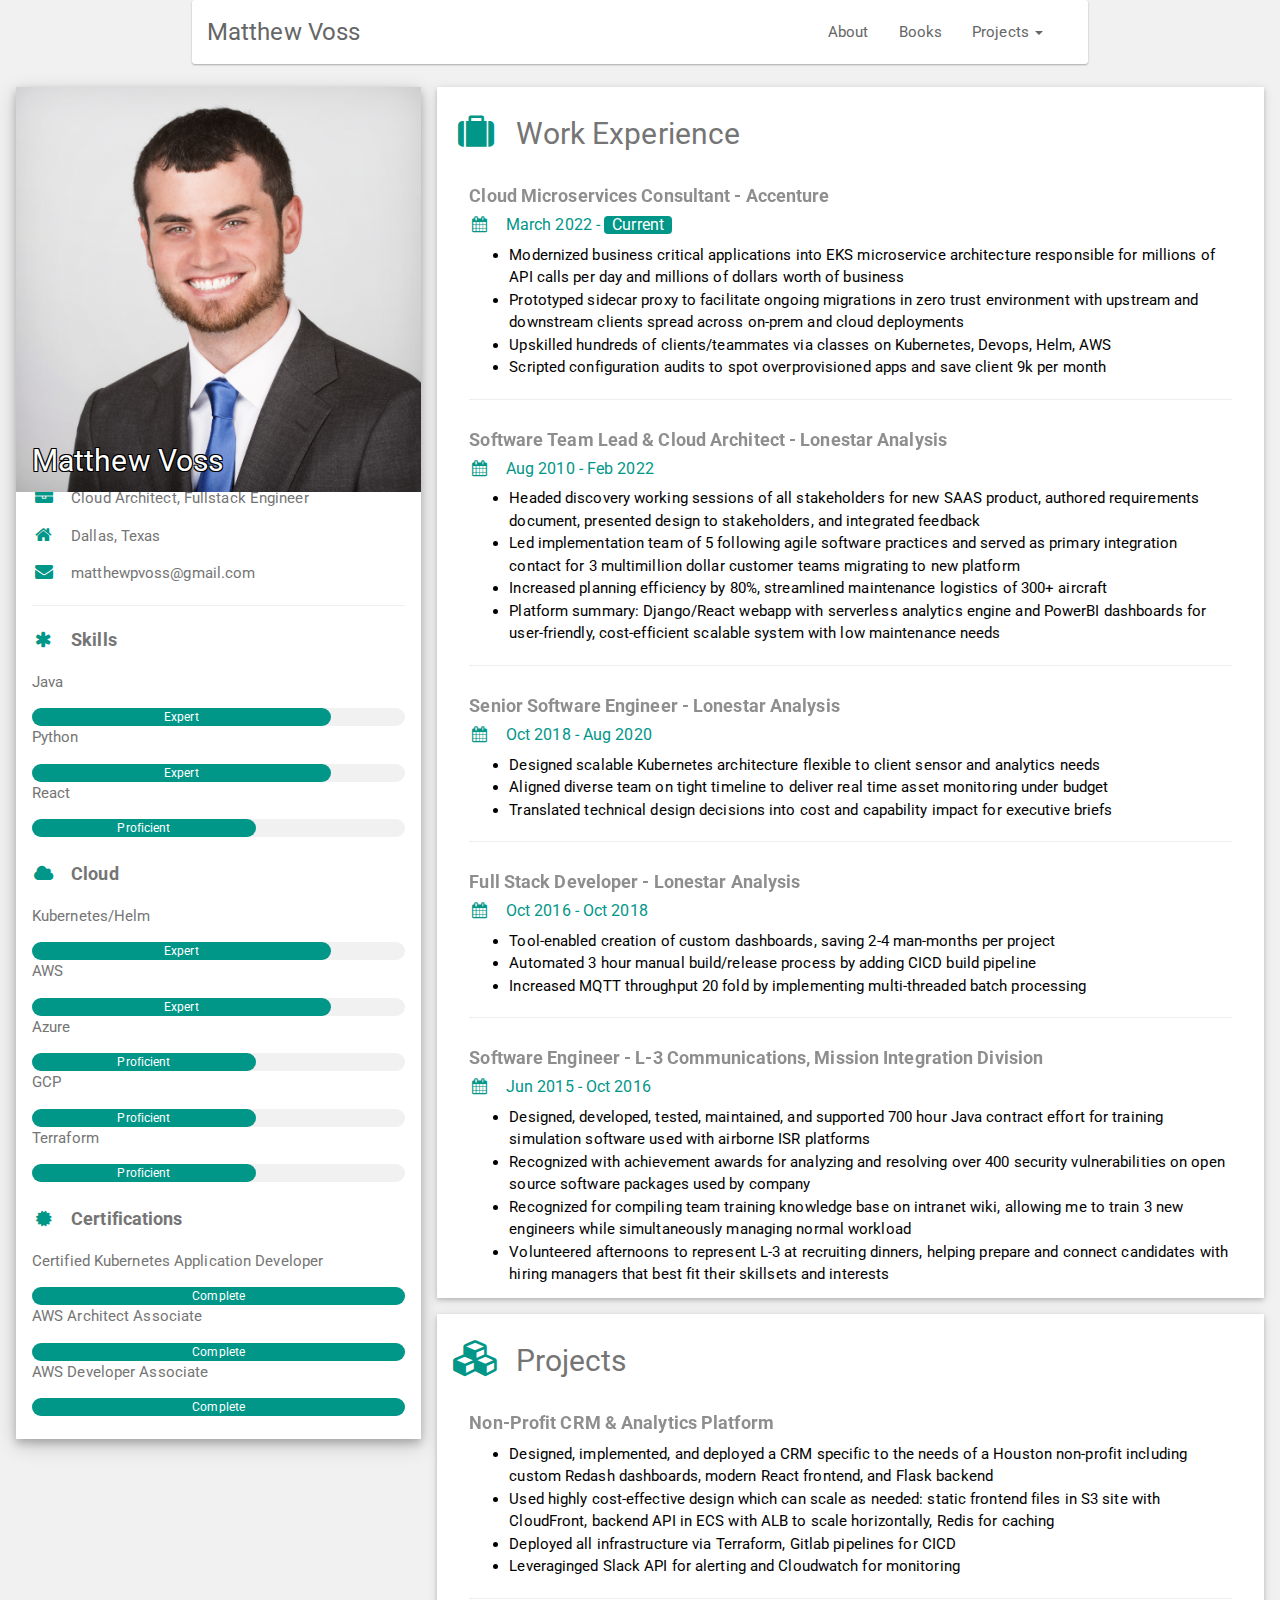
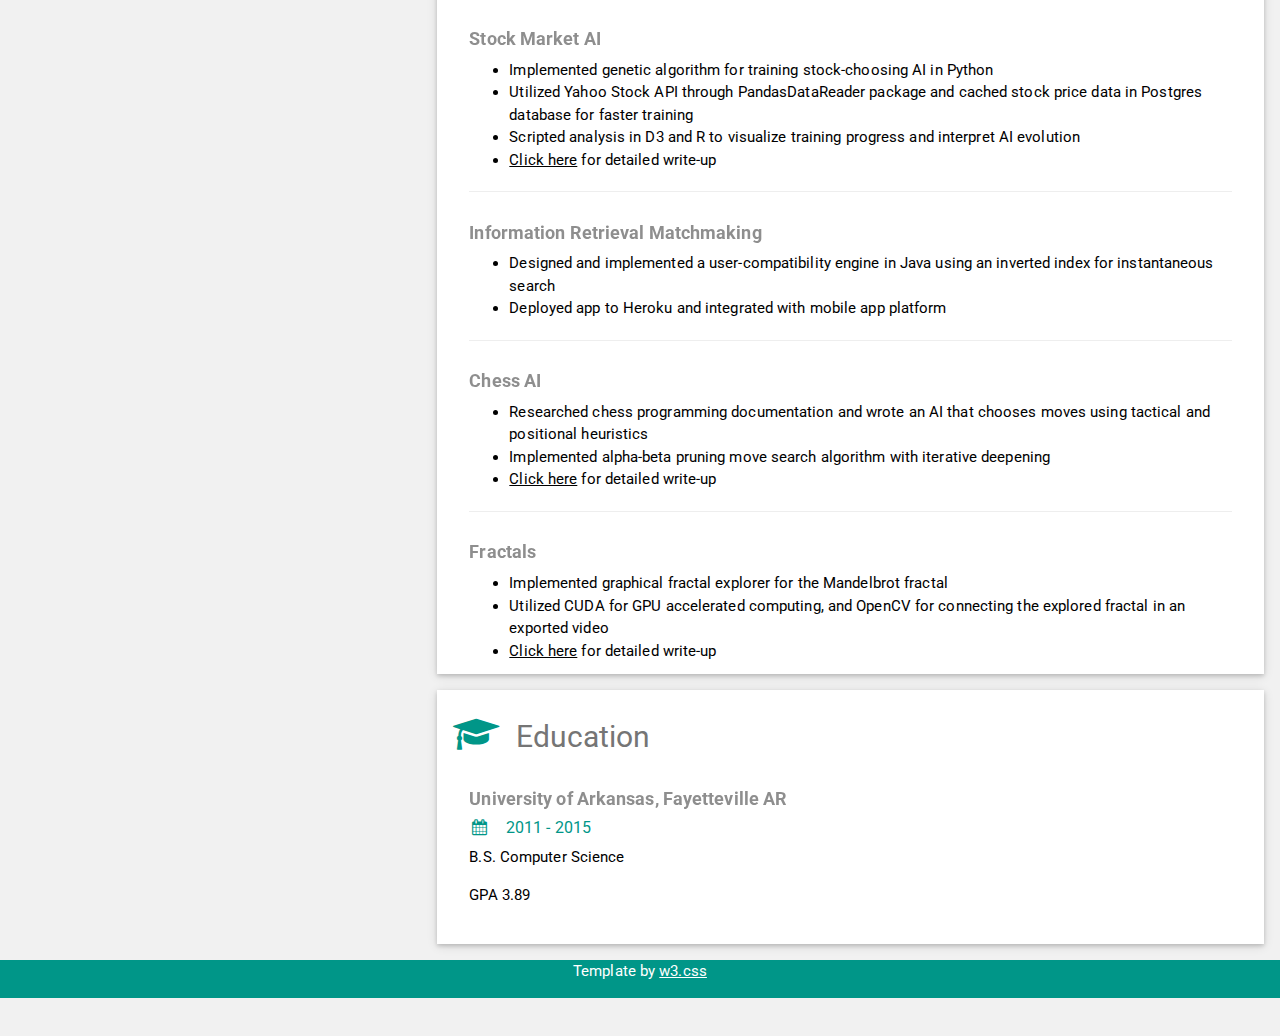
<file: about.html>
<!DOCTYPE html>
<!-- saved from url=(0056)https://www.w3schools.com/w3css/tryw3css_templates_cv.htm -->
<html>

<head>
    <!-- Global site tag (gtag.js) - Google Analytics -->
<!-- Google tag (gtag.js) -->
<script async src="https://www.googletagmanager.com/gtag/js?id=G-HYJKXE6N1L"></script>
<script>
  window.dataLayer = window.dataLayer || [];
  function gtag(){dataLayer.push(arguments);}
  gtag('js', new Date());

  gtag('config', 'G-HYJKXE6N1L');
</script>

    <meta http-equiv="Content-Type" content="text/html; charset=UTF-8">
    <title>Resume</title>
    <meta name="viewport" content="width=device-width, initial-scale=1">
    <link rel="stylesheet" href="./W3.CSS Template_files/w3.css">
    <link rel="stylesheet" href="./W3.CSS Template_files/css">
    <link rel="stylesheet" href="./W3.CSS Template_files/font-awesome.min.css">
    <link rel="stylesheet" type="text/css" href="stylesheets/custom.css" media="screen">
    <link rel="stylesheet" type="text/css" href="stylesheets/bootstrap.css" media="screen">
    <link rel="stylesheet" type="text/css" href="stylesheets/github-light.css" media="screen">
    <link rel="stylesheet" type="text/css" href="stylesheets/print.css" media="print">
    <link rel="stylesheet" type="text/css" href="stylesheets/w3.css" media="screen">
    <link rel='stylesheet' href='https://fonts.googleapis.com/css?family=Roboto'>
    <link rel="stylesheet" href="https://cdnjs.cloudflare.com/ajax/libs/font-awesome/4.7.0/css/font-awesome.min.css">
    <script type="text/javascript" src="javascripts/jquery-3.1.0.min.js"></script>
    <script type="text/javascript" src="javascripts/bootstrap.js"></script>
    <style>
        html,
        body,
        h1,
        h2,
        h3,
        h4,
        h5,
        h6 {
            font-family: "Roboto", sans-serif
        }


    </style>
    <nav class="navbar navbar-default">
        <div class="container-fluid">
            <div class="navbar-header">
                <button type="button" class="navbar-toggle collapsed" data-toggle="collapse"
                        data-target="#bs-example-navbar-collapse-1">
                    <span class="sr-only">Toggle navigation</span>
                    <span class="icon-bar"></span>
                    <span class="icon-bar"></span>
                    <span class="icon-bar"></span>
                </button>
                <a class="navbar-brand" href="index.html">Matthew Voss</a>
            </div>

            <div class="collapse navbar-collapse navbar-right" id="bs-example-navbar-collapse-1">
                <ul class="nav navbar-nav">
                    <li><a href="about.html">About</a></li>
                    <li><a href="books.html">Books</a></li>
                    <li class="dropdown">
                        <a href="#" class="dropdown-toggle" data-toggle="dropdown" role="button" aria-expanded="false">Projects
                            <span class="caret"></span></a>
                        <ul class="dropdown-menu" role="menu">
                            <li><a href="chess.html">Chess AI</a></li>
                            <li><a href="stocks.html">Stock Market AI</a></li>
                            <li><a href="fractal.html">Fractal Motion</a></li>
                            <li><a href="pension.html">Dynamic Programming Pension</a></li>
                            <li><a href="mirror.html">Magic Mirror</a></li>
                        </ul>
                    </li>
                </ul>

            </div>
        </div>
    </nav>
</head>

<body class="w3-light-grey">
<!-- Page Container -->
<div class="w3-content w3-margin-top" style="max-width:1400px;">
    <!-- The Grid -->
    <div class="w3-row-padding">
        <!-- Left Column -->
        <div class="w3-third">
            <div class="w3-white w3-text-grey w3-card-4">
                <div class="w3-display-container">
                    <img src="images/matthew_professional.jpg" style="width:100%" alt="Avatar">
                    <div class="w3-display-bottomleft w3-container w3-text-black">
                        <h2 style="color: white;
    text-shadow:
    -1px -1px 0 #000,
    1px -1px 0 #000,
    -1px 1px 0 #000,
    1px 1px 0 #000; ">Matthew Voss</h2>
                    </div>
                </div>
                <div class="w3-container">
                    <p><i class="fa fa-briefcase fa-fw w3-margin-right w3-large w3-text-teal"></i>Cloud Architect, Fullstack Engineer</p>
                    <p><i class="fa fa-home fa-fw w3-margin-right w3-large w3-text-teal"></i>Dallas, Texas</p>
                    <p><i class="fa fa-envelope fa-fw w3-margin-right w3-large w3-text-teal"></i>matthewpvoss@gmail.com
                    </p>

                    <hr>
                    <p class="w3-large"><b><i class="fa fa-asterisk fa-fw w3-margin-right w3-text-teal"></i>Skills</b>
                    </p>
                    <p>Java</p>
                    <div class="w3-progress-container w3-round-xlarge w3-small">
                        <div class="w3-progressbar w3-round-xlarge w3-teal" style="width:80%">
                            <div class="w3-center w3-text-white">Expert</div>
                        </div>
                    </div>
                    <p>Python</p>
                    <div class="w3-progress-container w3-round-xlarge w3-small">
                        <div class="w3-progressbar w3-round-xlarge w3-teal" style="width:80%">
                            <div class="w3-center w3-text-white">Expert</div>
                        </div>
                    </div>

                    <p>React</p>
                    <div class="w3-progress-container w3-round-xlarge w3-small">
                        <div class="w3-progressbar w3-round-xlarge w3-teal" style="width:60%">
                            <div class="w3-center w3-text-white">Proficient</div>
                        </div>
                    </div>
                    <br>
                    <p class="w3-large w3-text-theme"><b><i class="fa fa-cloud fa-fw w3-margin-right w3-text-teal"></i>Cloud</b>
                    </p>
                    <p>Kubernetes/Helm</p>
                    <div class="w3-progress-container w3-round-xlarge w3-small">
                        <div class="w3-progressbar w3-round-xlarge w3-teal" style="width:80%">
                            <div class="w3-center w3-text-white">Expert</div>
                        </div>
                    </div>
                    
                    <p>AWS</p>
                    <div class="w3-progress-container w3-round-xlarge w3-small">
                        <div class="w3-progressbar w3-round-xlarge w3-teal" style="width:80%">
                            <div class="w3-center w3-text-white">Expert</div>
                        </div>
                    </div>
                    <p>Azure</p>
                    <div class="w3-progress-container w3-round-xlarge w3-small">
                        <div class="w3-progressbar w3-round-xlarge w3-teal" style="width:60%">
                            <div class="w3-center w3-text-white">Proficient</div>
                        </div>
                    </div>
                    <p>GCP</p>
                    <div class="w3-progress-container w3-round-xlarge w3-small">
                        <div class="w3-progressbar w3-round-xlarge w3-teal" style="width:60%">
                            <div class="w3-center w3-text-white">Proficient</div>
                        </div>
                    </div>
                    <p>Terraform</p>
                    <div class="w3-progress-container w3-round-xlarge w3-small">
                        <div class="w3-progressbar w3-round-xlarge w3-teal" style="width:60%">
                            <div class="w3-center w3-text-white">Proficient</div>
                        </div>
                    </div>
                    <br>
                    <p class="w3-large w3-text-theme"><b><i class="fa fa-certificate fa-fw w3-margin-right w3-text-teal"></i>Certifications</b>
                    </p>
                    <p>Certified Kubernetes Application Developer</p>
                    <div class="w3-progress-container w3-round-xlarge w3-small">
                        <div class="w3-progressbar w3-round-xlarge w3-teal" style="width:100%">
                            <div class="w3-center w3-text-white">Complete</div>
                        </div>
                    </div>
                    <p>AWS Architect Associate</p>
                    <div class="w3-progress-container w3-round-xlarge w3-small">
                        <div class="w3-progressbar w3-round-xlarge w3-teal" style="width:100%">
                            <div class="w3-center w3-text-white">Complete</div>
                        </div>
                    </div>
                    <p>AWS Developer Associate</p>
                    <div class="w3-progress-container w3-round-xlarge w3-small">
                        <div class="w3-progressbar w3-round-xlarge w3-teal" style="width:100%">
                            <div class="w3-center w3-text-white">Complete</div>
                        </div>
                    </div>
                   
                    <br>
                </div>
            </div>
            <br>
            <!-- End Left Column -->
        </div>
        <!-- Right Column -->
        <div class="w3-twothird">
            <div class="w3-container w3-card-2 w3-white w3-margin-bottom">
                <h2 class="w3-text-grey w3-padding-16"><i
                        class="fa fa-suitcase fa-fw w3-margin-right w3-xxlarge w3-text-teal"></i>Work Experience</h2>
                

                        <div class="w3-container">
                            <h5 class="w3-opacity"><b>Cloud Microservices Consultant - Accenture</b></h5>
                            <h6 class="w3-text-teal"><i class="fa fa-calendar fa-fw w3-margin-right"></i>March 2022 - <span
                                    class="w3-tag w3-teal w3-round">Current</span></h6>
                            <ul>
        
                                    <li>Modernized business critical applications into EKS microservice architecture responsible
                                        for millions of API calls per day and millions of dollars worth of business</li>
                                        <li>Prototyped sidecar proxy to facilitate ongoing migrations in zero trust environment with
                                        upstream and downstream clients spread across on-prem and cloud deployments</li>
                                        <li>Upskilled hundreds of clients/teammates via classes on Kubernetes, Devops, Helm, AWS</li>
                                        <li>Scripted configuration audits to spot overprovisioned apps and save client 9k per month</li>
                                </li>
                                
                            </ul>
                            <hr>
                        </div>


                
                <div class="w3-container">
                    <h5 class="w3-opacity"><b>Software Team Lead & Cloud Architect - Lonestar Analysis</b></h5>
                    <h6 class="w3-text-teal"><i class="fa fa-calendar fa-fw w3-margin-right"></i>Aug 2010 - Feb 2022</h6>
                    <ul>
                            <li>Headed discovery working sessions of all stakeholders for new SAAS product, authored
                                requirements document, presented design to stakeholders, and integrated feedback</li>
                                <li>Led implementation team of 5 following agile software practices and served as primary
                                integration contact for 3 multimillion dollar customer teams migrating to new platform</li>
                                <li>Increased planning efficiency by 80%, streamlined maintenance logistics of 300+ aircraft</li>
                                    <li>Platform summary: Django/React webapp with serverless analytics engine and PowerBI
                                dashboards for user-friendly, cost-efficient scalable system with low maintenance needs</li>
                        </li>
                        
                    </ul>
                    <hr>
                </div>
                <div class="w3-container">
                    <h5 class="w3-opacity"><b>Senior Software Engineer - Lonestar Analysis</b></h5>
                    <h6 class="w3-text-teal"><i class="fa fa-calendar fa-fw w3-margin-right"></i>Oct 2018 - Aug 2020</h6>
                    <ul>
                           
                        <li>Designed scalable Kubernetes architecture flexible to client sensor and analytics needs</li>
                            <li>Aligned diverse team on tight timeline to deliver real time asset monitoring under budget</li>
                                <li>Translated technical design decisions into cost and capability impact for executive briefs</li>
                        </li>
                        
                    </ul>
                    <hr>
                </div>
                <div class="w3-container">
                    <h5 class="w3-opacity"><b>Full Stack Developer - Lonestar Analysis</b></h5>
                    <h6 class="w3-text-teal"><i class="fa fa-calendar fa-fw w3-margin-right"></i>Oct 2016 - Oct 2018</h6>
                    <ul>
                        <li>Tool-enabled creation of custom dashboards, saving 2-4 man-months per project</li>
                        <li>Automated 3 hour manual build/release process by adding CICD build pipeline</li>
                            <li>Increased MQTT throughput 20 fold by implementing multi-threaded batch processing</li>
                            
                        
                    </ul>
                    <hr>
                </div>






                <div class="w3-container">
                    <h5 class="w3-opacity"><b>Software Engineer - L-3 Communications, Mission Integration Division</b>
                    </h5>
                    <h6 class="w3-text-teal"><i class="fa fa-calendar fa-fw w3-margin-right"></i>Jun 2015 - Oct 2016
                    </h6>
                    <ul>
                        <li>Designed, developed, tested, maintained, and supported 700 hour Java contract effort for
                            training simulation software used with airborne ISR platforms
                        </li>
                        <li> Recognized with achievement awards for analyzing and resolving over 400 security
                            vulnerabilities on open source software packages used by company
                        </li>
                        <li> Recognized for compiling team training knowledge base on intranet wiki, allowing me to
                            train 3 new engineers while simultaneously managing normal workload
                        </li>
                        <li> Volunteered afternoons to represent L-3 at recruiting dinners, helping prepare and connect
                            candidates with hiring managers that best fit their skillsets and interests
                        </li>
                    </ul>
                </div>
            </div>
            <div class="w3-container w3-card-2 w3-white w3-margin-bottom">
                <h2 class="w3-text-grey w3-padding-16"><i
                        class="fa fa-cubes fa-fw w3-margin-right w3-xxlarge w3-text-teal"></i>Projects</h2>
                        <div class="w3-container">
                            <h5 class="w3-opacity"><b>Non-Profit CRM & Analytics Platform</b></h5>
                            <ul>
                                <li>Designed, implemented, and deployed a CRM specific to the needs of a Houston non-profit including custom Redash dashboards, modern React frontend, and Flask backend</li>
                                <li>Used highly cost-effective design which can scale as needed: static frontend files in S3 site with CloudFront, backend API in ECS with ALB to scale horizontally, Redis for caching</li>
                                <li>Deployed all infrastructure via Terraform, Gitlab pipelines for CICD</li>
                                <li>Leveraginged Slack API for alerting and Cloudwatch for monitoring</li>
                            </ul>
                            <hr>
                        </div>
                        <div class="w3-container">
                    <h5 class="w3-opacity"><b>Stock Market AI</b></h5>
                    <ul>
                        <li>Implemented genetic algorithm for training stock-choosing AI in Python</li>
                        <li>Utilized Yahoo Stock API through PandasDataReader package and cached stock price data in
                            Postgres database for faster training
                        </li>
                        <li>Scripted analysis in D3 and R to visualize training progress and interpret AI evolution</li>
                        <li><a href="https://mpvoss.github.io/stocks.html">Click here</a> for detailed write-up</li>
                    </ul>
                    <hr>
                </div>
                <div class="w3-container">
                    <h5 class="w3-opacity"><b>Information Retrieval Matchmaking</b></h5>
                    <ul>
                        <li>Designed and implemented a user-compatibility engine in Java using an inverted index for
                            instantaneous search
                        </li>
                        <li>Deployed app to Heroku and integrated with mobile app platform</li>
                    </ul>
                    <hr>
                </div>
                <div class="w3-container">
                    <h5 class="w3-opacity"><b>Chess AI</b></h5>
                    <ul>
                        <li>Researched chess programming documentation and wrote an AI that chooses moves using tactical
                            and positional heuristics
                        </li>
                        <li>Implemented alpha-beta pruning move search algorithm with iterative deepening</li>
                        <li><a href="https://mpvoss.github.io/chess.html">Click here</a> for detailed write-up</li>
                    </ul>
                    <hr>
                </div>
                <div class="w3-container">
                    <h5 class="w3-opacity"><b>Fractals</b></h5>
                    <ul>
                        <li>Implemented graphical fractal explorer for the Mandelbrot fractal</li>
                        <li>Utilized CUDA for GPU accelerated computing, and OpenCV for connecting the explored fractal
                            in an exported video
                        </li>
                        <li><a href="https://mpvoss.github.io/fractal.html">Click here</a> for detailed write-up</li>
                    </ul>
                </div>
            </div>
            <div class="w3-container w3-card-2 w3-white">
                <h2 class="w3-text-grey w3-padding-16"><i
                        class="fa fa-graduation-cap fa-fw w3-margin-right w3-xxlarge w3-text-teal"></i>Education</h2>
                <div class="w3-container">
                    <h5 class="w3-opacity"><b>University of Arkansas, Fayetteville AR</b></h5>
                    <h6 class="w3-text-teal"><i class="fa fa-calendar fa-fw w3-margin-right"></i>2011 - 2015</h6>
                    <p>B.S. Computer Science</p>
                    <p>GPA 3.89</p>
                    <br>
                </div>
            </div>
            <!-- End Right Column -->
        </div>
        <!-- End Grid -->
    </div>
    <!-- End Page Container -->
</div>
<footer class="w3-container w3-teal w3-center w3-margin-top">
    <p>Template by <a href="https://www.w3schools.com/w3css/default.asp" target="_blank">w3.css</a></p>
</footer>
<script type="text/javascript" src="./W3.CSS Template_files/ezf-min.php" style="display:none;"></script>

</body>
<div></div>

</html>
</file>
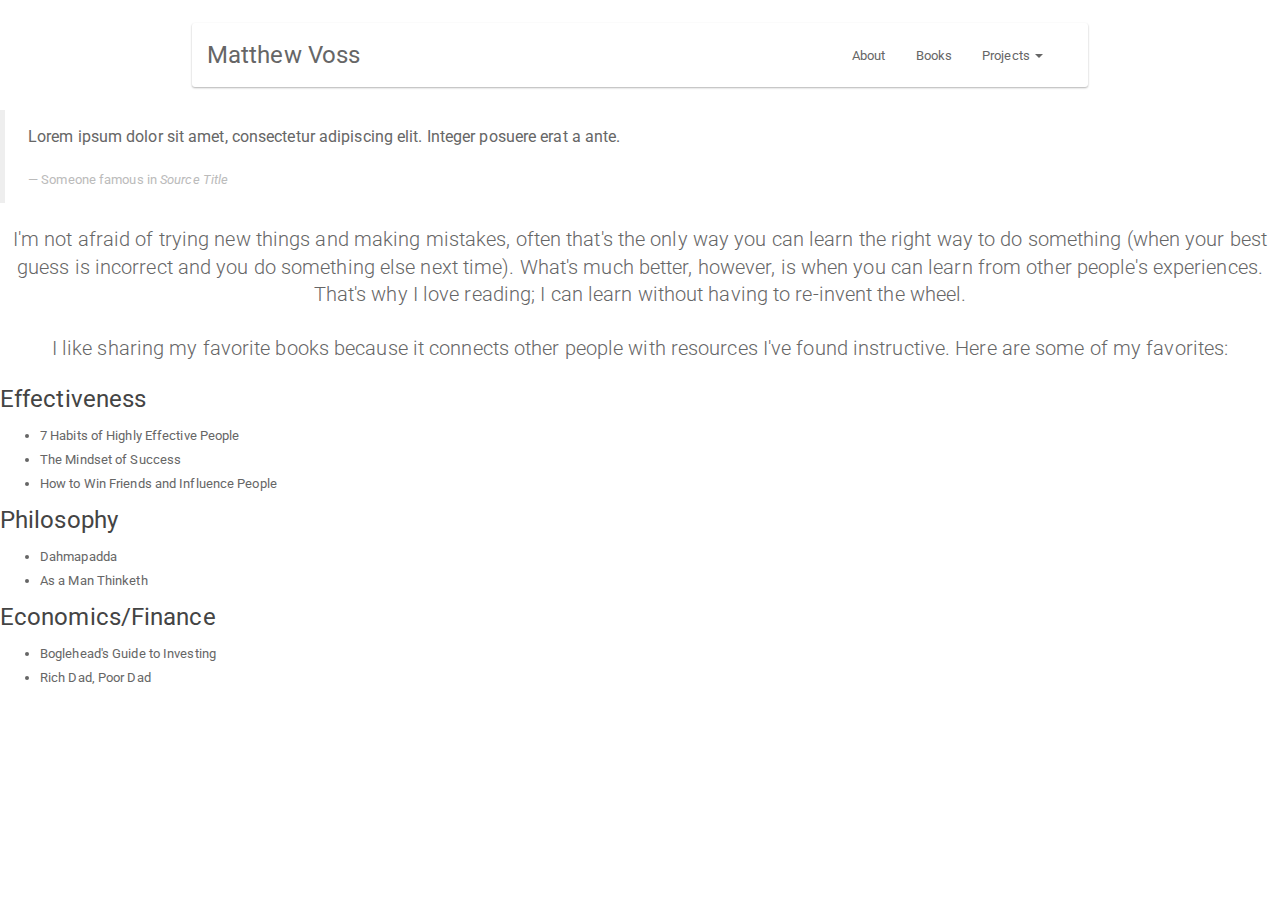
<file: Books.html>
<!DOCTYPE html>
<html>
  <head>
    <meta charset='utf-8'>
    <meta http-equiv="X-UA-Compatible" content="chrome=1">
    <meta name="viewport" content="width=device-width, initial-scale=1, maximum-scale=1">
    <link href='https://fonts.googleapis.com/css?family=Architects+Daughter' rel='stylesheet' type='text/css'>

<link rel="stylesheet" type="text/css" href="stylesheets/custom.css" media="screen">
    <link rel="stylesheet" type="text/css" href="stylesheets/bootstrap.css" media="screen">
    <link rel="stylesheet" type="text/css" href="stylesheets/github-light.css" media="screen">
    <link rel="stylesheet" type="text/css" href="stylesheets/print.css" media="print">
    <script type="text/javascript" src="javascripts/jquery-3.1.0.min.js"></script>
    
    <script type="text/javascript" src="javascripts/bootstrap.js"></script>

    <!--[if lt IE 9]>
    <script src="//html5shiv.googlecode.com/svn/trunk/html5.js"></script>
    <![endif]-->

    <title>Matthew Voss</title>
  </head>

  <body>
    <header>
      <div class="inner">
        <h2></h2>

      </div>


      <nav class="navbar navbar-default">
        <div class="container-fluid">
          <div class="navbar-header">
            <button type="button" class="navbar-toggle collapsed" data-toggle="collapse" data-target="#bs-example-navbar-collapse-1">
              <span class="sr-only">Toggle navigation</span>
              <span class="icon-bar"></span>
              <span class="icon-bar"></span>
              <span class="icon-bar"></span>
            </button>
            <a class="navbar-brand" href="index.html">Matthew Voss</a>
          </div>

          <div class="collapse navbar-collapse navbar-right" id="bs-example-navbar-collapse-1">
            <ul class="nav navbar-nav">
              <li><a href="#">About <span class="sr-only">(current)</span></a></li>
              <li><a href="Books.html">Books</a></li>
              <li class="dropdown">
                <a href="#" class="dropdown-toggle" data-toggle="dropdown" role="button" aria-expanded="false">Projects <span class="caret"></span></a>
                <ul class="dropdown-menu" role="menu">
                  <li><a href="#">Chess AI</a></li>
                  <li><a href="#">Stock Market AI</a></li>
                  <li><a href="#">Fractal Motion</a></li>

                </ul>
              </li>
            </ul>

          </div>
        </div>
      </nav>

    </header>

    <div id="content-wrapper">
      <div class="inner clearfix">
        <section id="main-content">
         

<blockquote>
  <p>Lorem ipsum dolor sit amet, consectetur adipiscing elit. Integer posuere erat a ante.</p>
  <small>Someone famous in <cite title="Source Title">Source Title</cite></small>
</blockquote>

<p class="lead" align="middle">
I'm not afraid of trying new things and making mistakes, often that's the only way you can learn the right way to do something (when your best guess is incorrect and you do something else next time).  What's much better, however, is when you can learn from other people's experiences.  That's why I love reading; I can learn without having to re-invent the wheel.
<br><br>
I like sharing my favorite books because it connects other people with resources I've found instructive.  Here are some of my favorites:
</p>

<h4>Effectiveness</h4>
<ul class="book">
  <li>7 Habits of Highly Effective People</li>
  <li>The Mindset of Success</li>
  <li>How to Win Friends and Influence People</li>
</ul>

<h4>Philosophy</h4>
<ul class="book">
  <li>Dahmapadda</li>
  <li>As a Man Thinketh</li>
</ul>

<h4>Economics/Finance</h4>
<ul class="book">
  <li>Boglehead's Guide to Investing</li>
  <li>Rich Dad, Poor Dad</li>
</ul>




        </section>

      </div>
    </div>

  
  </body>
</html>
</file>
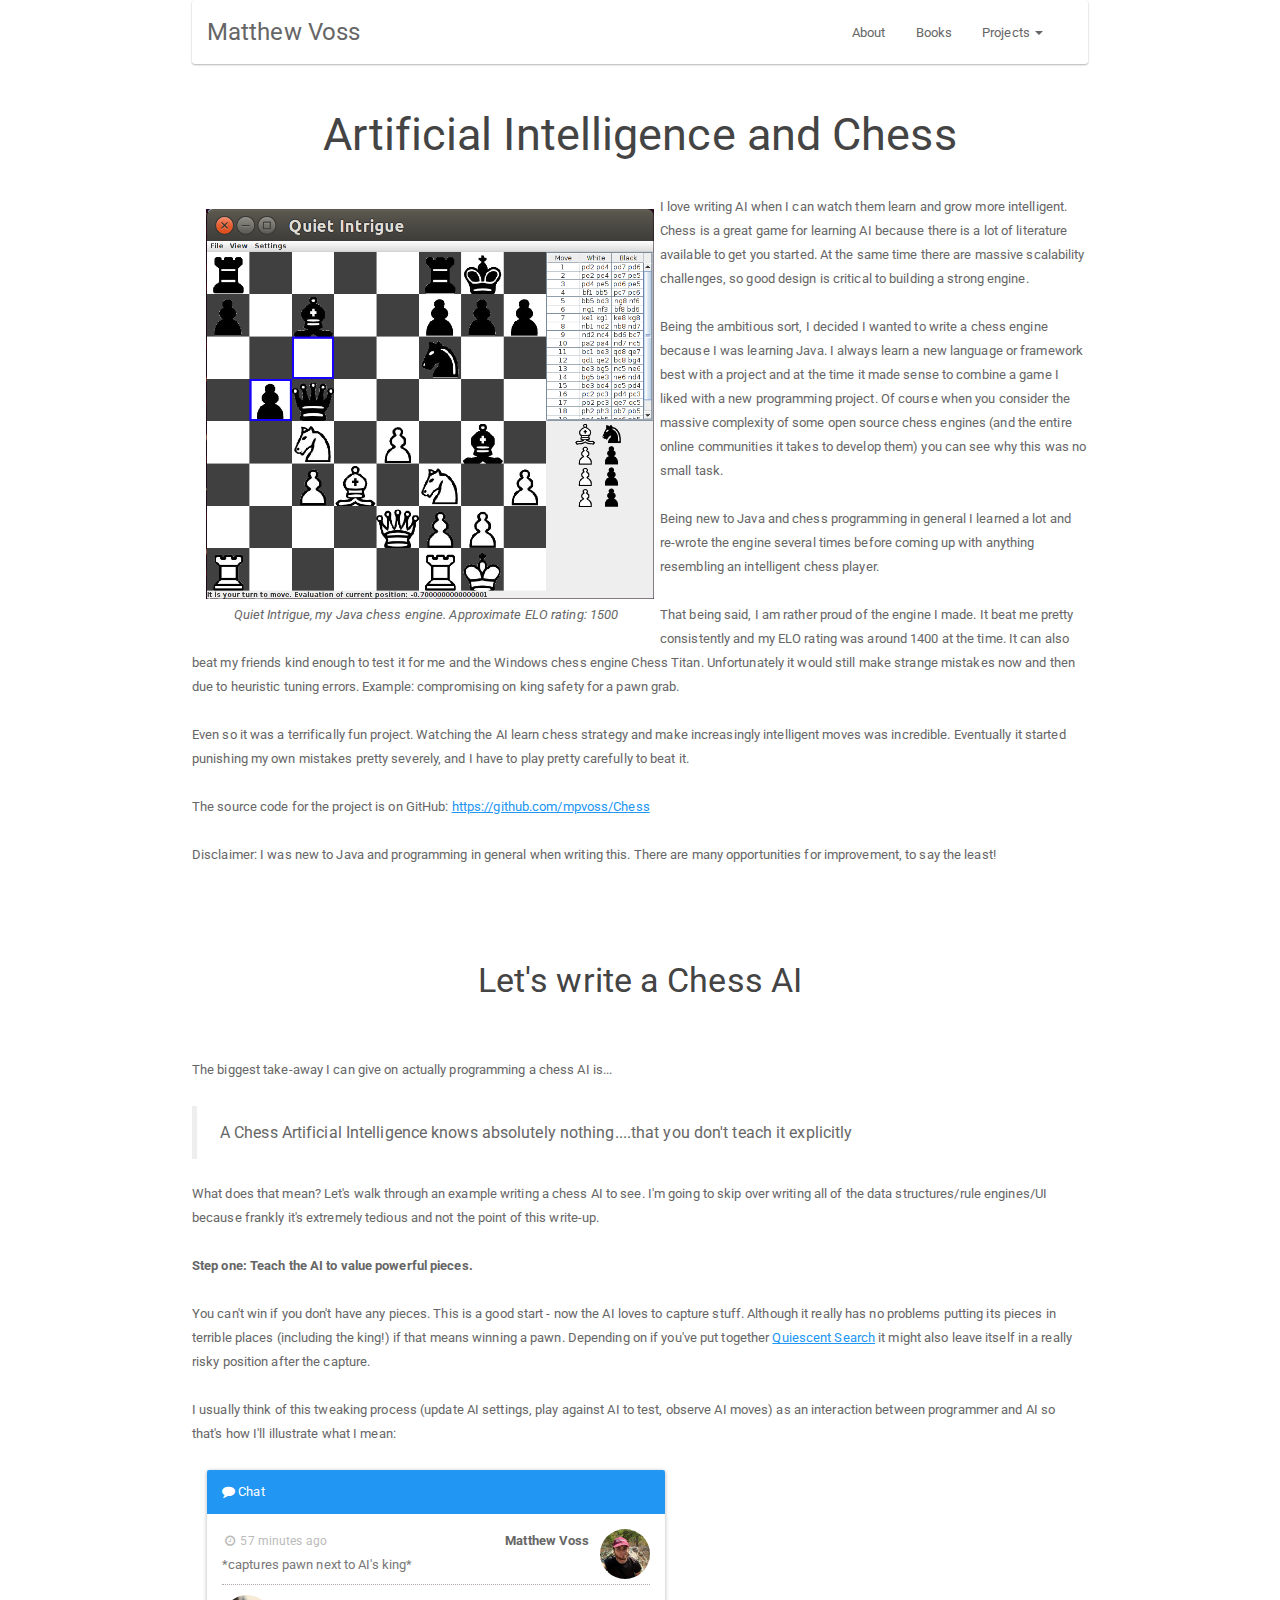
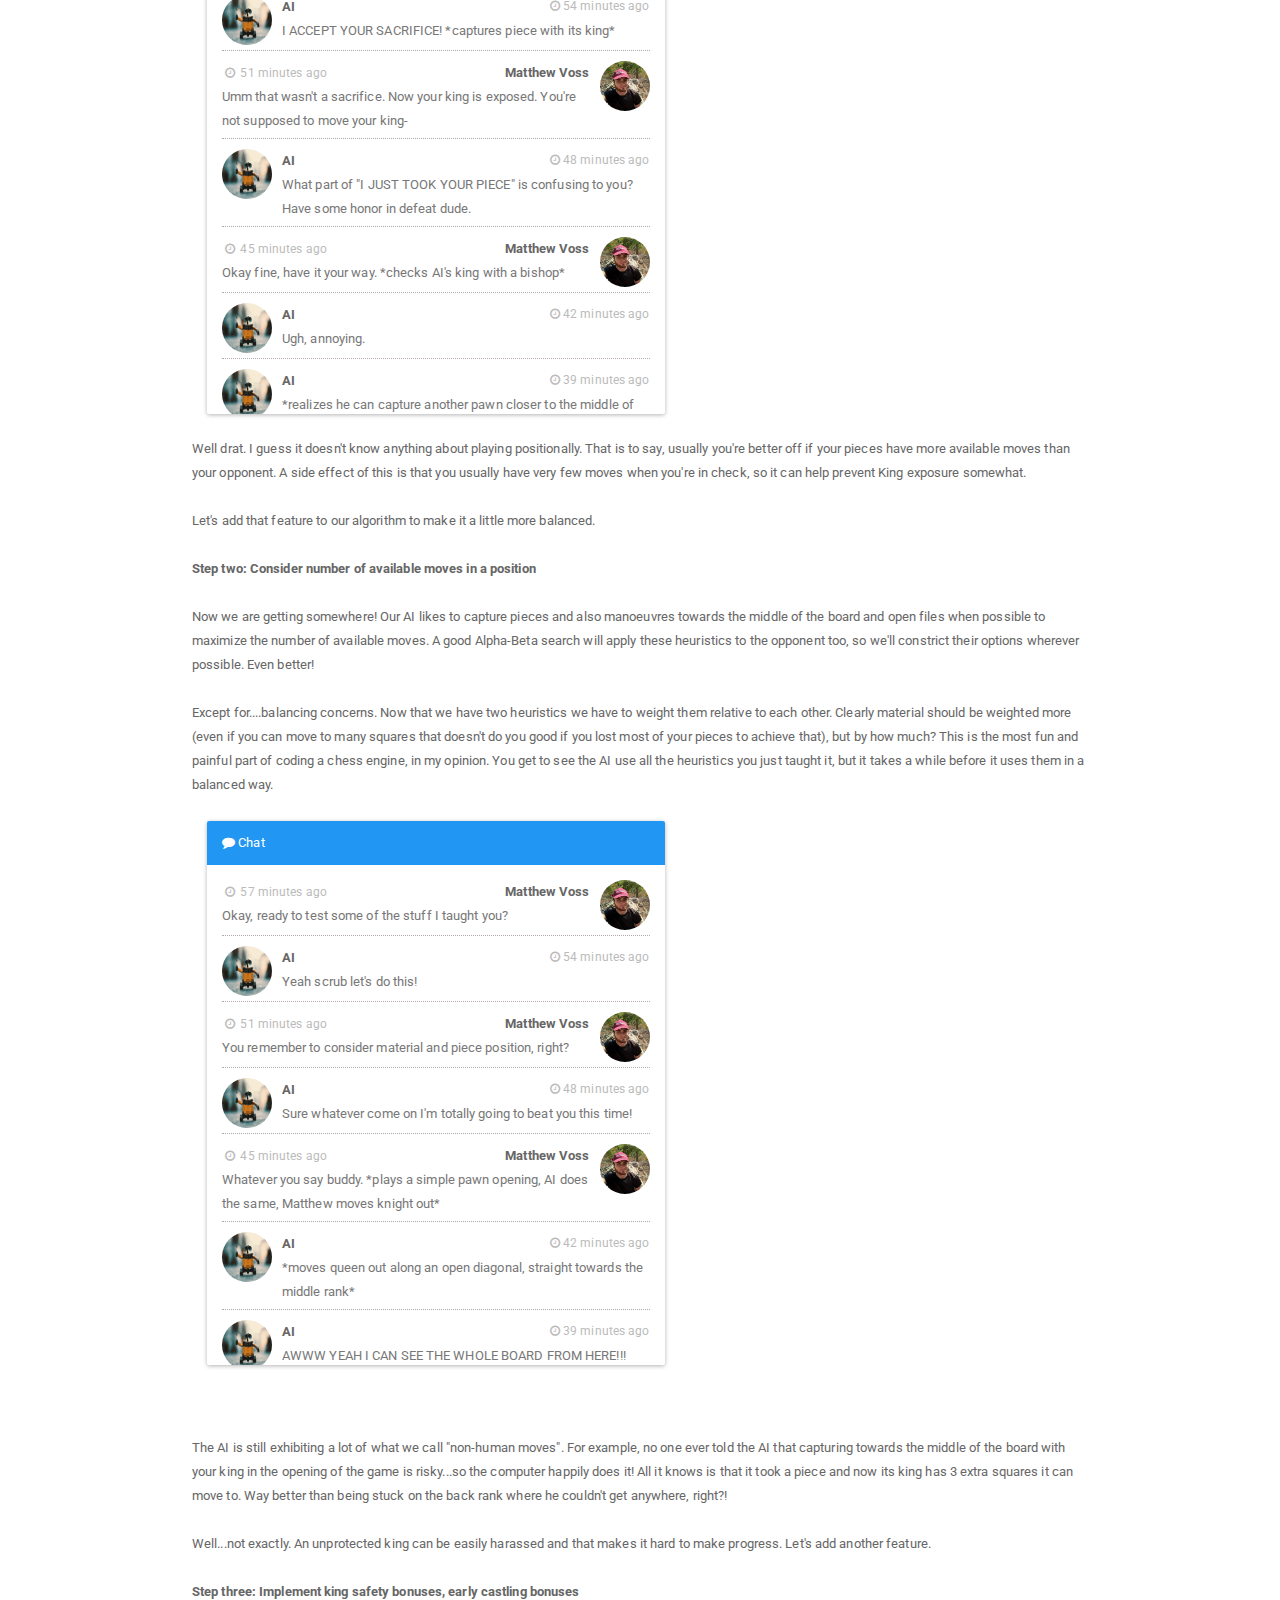
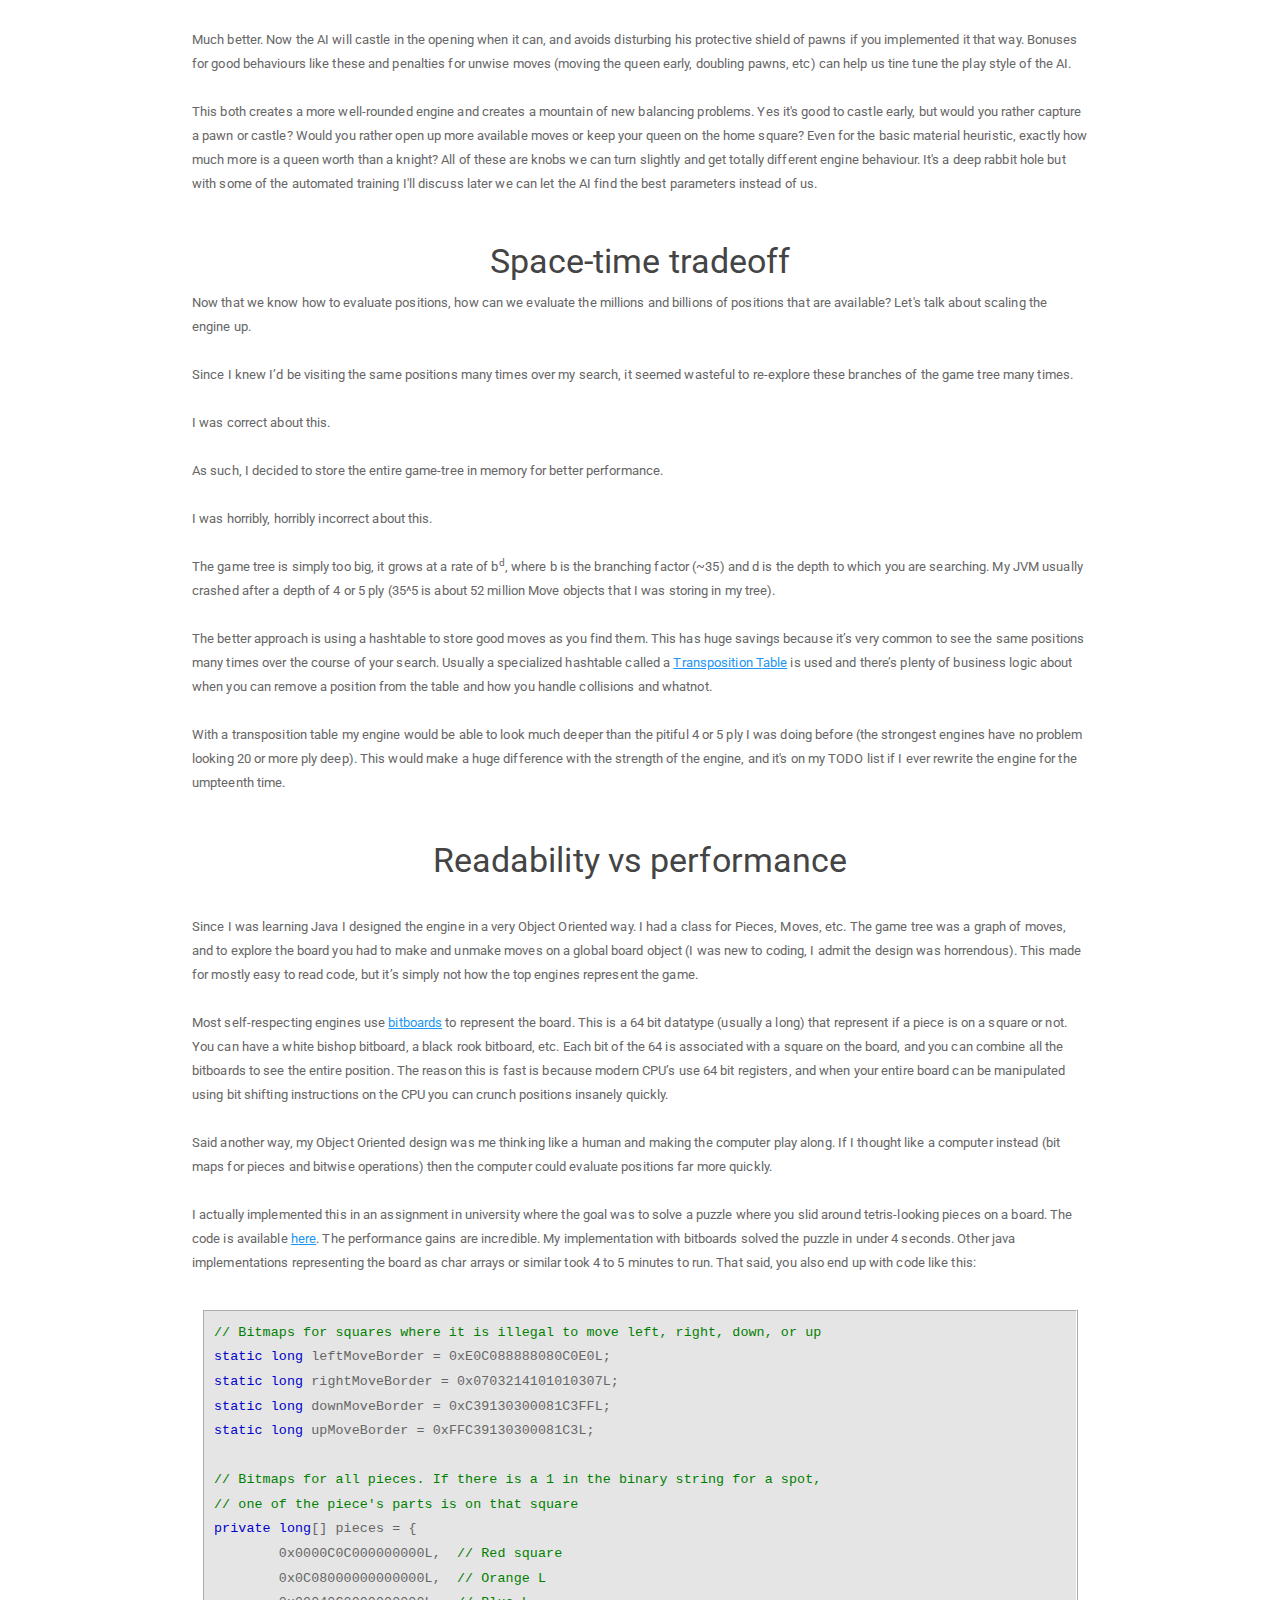
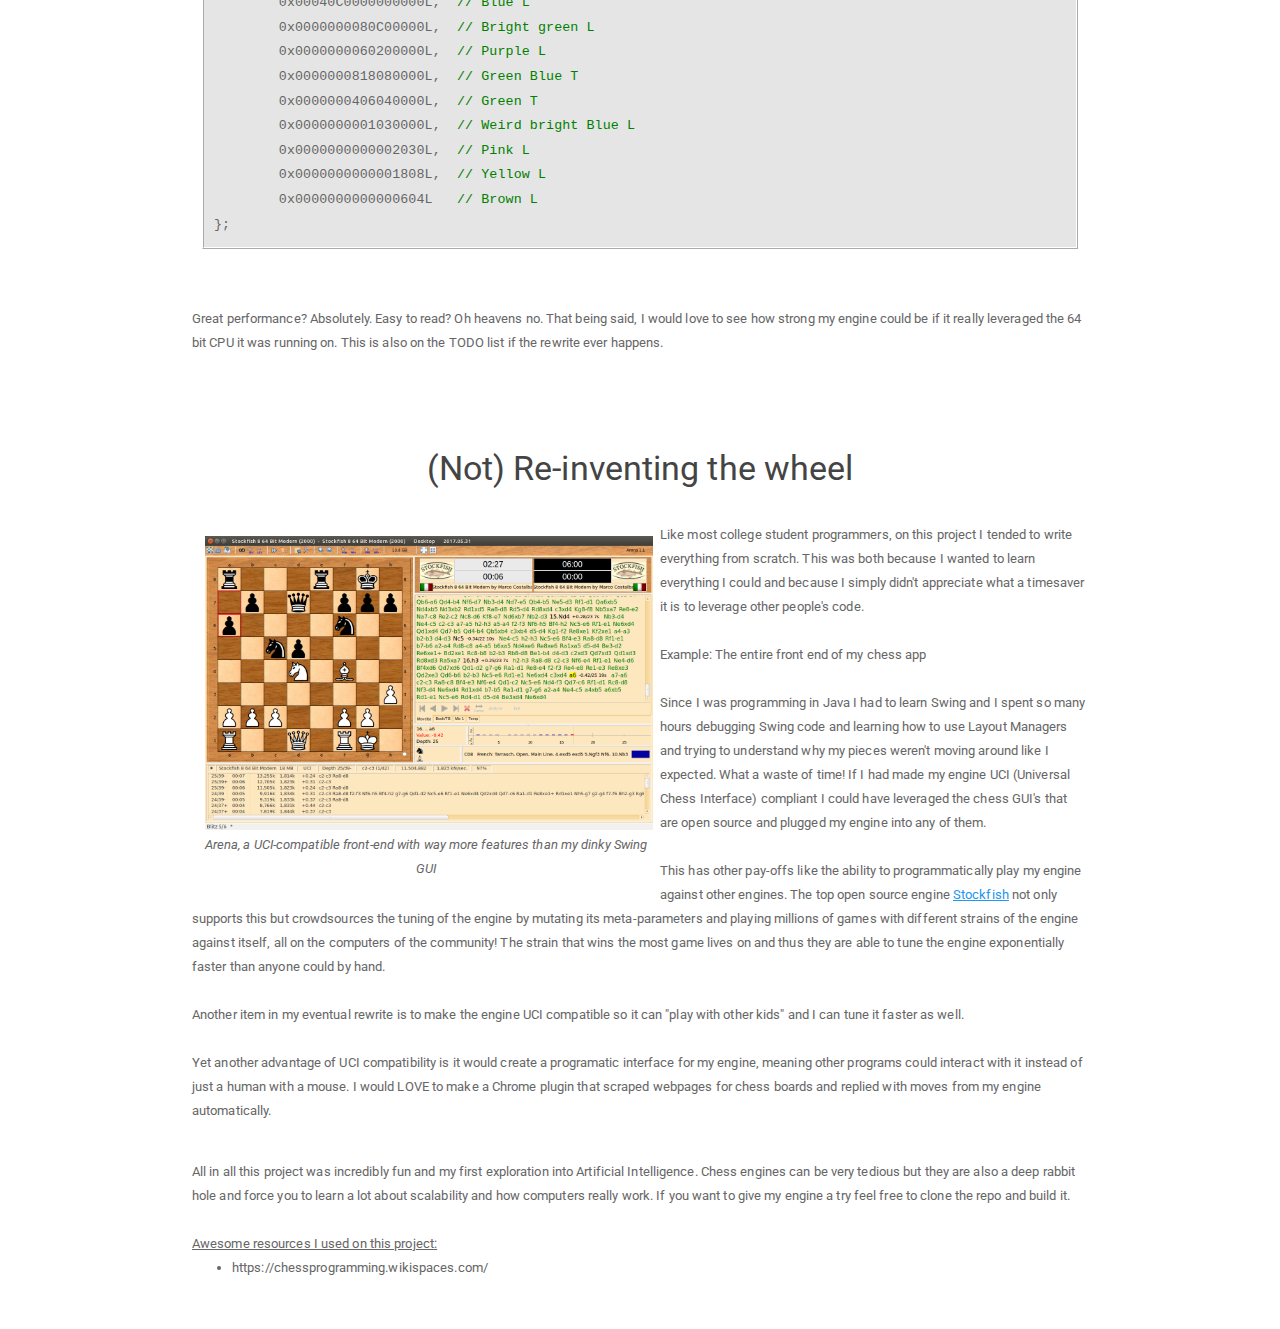
<file: chess.html>
<!DOCTYPE html>

<html>

<head>
<!-- Google tag (gtag.js) -->
<script async src="https://www.googletagmanager.com/gtag/js?id=G-HYJKXE6N1L"></script>
<script>
  window.dataLayer = window.dataLayer || [];
  function gtag(){dataLayer.push(arguments);}
  gtag('js', new Date());

  gtag('config', 'G-HYJKXE6N1L');
</script>

    <meta charset='utf-8'>
    <meta http-equiv="X-UA-Compatible" content="chrome=1">
    <meta name="viewport" content="width=device-width, initial-scale=1, maximum-scale=1">
    <link href='https://fonts.googleapis.com/css?family=Architects+Daughter' rel='stylesheet' type='text/css'>
    <link rel="stylesheet" type="text/css" href="stylesheets/custom.css" media="screen">
    <link rel="stylesheet" type="text/css" href="stylesheets/codestyles.css" media="screen">
    <link rel="stylesheet" type="text/css" href="stylesheets/bootstrap.css" media="screen">

    <link rel="stylesheet" type="text/css" href="stylesheets/chat.css" media="screen">

    <link rel="stylesheet" type="text/css" href="stylesheets/github-light.css" media="screen">
    <link rel="stylesheet" type="text/css" href="stylesheets/print.css" media="print">


    <script type="text/javascript" src="javascripts/jquery-3.1.0.min.js"></script>
    <link rel="stylesheet" href="https://www.w3schools.com/lib/w3.css">

    <link rel='stylesheet' href='https://fonts.googleapis.com/css?family=Roboto'>
    <link rel="stylesheet" href="https://cdnjs.cloudflare.com/ajax/libs/font-awesome/4.7.0/css/font-awesome.min.css">
    <script type="text/javascript" src="javascripts/bootstrap.js"></script>
    <!--[if lt IE 9]>
<script src="//html5shiv.googlecode.com/svn/trunk/html5.js"></script>
<![endif]-->
    <title>Matthew Voss</title>
</head>

<body>
    <header>
        <div class="inner">
        </div>
        <nav class="navbar navbar-default">
            <div class="container-fluid">
                <div class="navbar-header">
                    <button type="button" class="navbar-toggle collapsed" data-toggle="collapse" data-target="#bs-example-navbar-collapse-1">
                            <span class="sr-only">Toggle navigation</span>
                            <span class="icon-bar"></span>
                            <span class="icon-bar"></span>
                            <span class="icon-bar"></span>
                        </button>
                    <a class="navbar-brand" href="index.html">Matthew Voss</a>
                </div>

                <div class="collapse navbar-collapse navbar-right" id="bs-example-navbar-collapse-1">
                    <ul class="nav navbar-nav">
                        <li><a href="about.html">About</a></li>
                        <li><a href="books.html">Books</a></li>
                        <li class="dropdown">
                            <a href="#" class="dropdown-toggle" data-toggle="dropdown" role="button" aria-expanded="false">Projects <span class="caret"></span></a>
                            <ul class="dropdown-menu" role="menu">
                                <li><a href="chess.html">Chess AI</a></li>
                                <li><a href="stocks.html">Stock Market AI</a></li>
                                <li><a href="fractal.html">Fractal Motion</a></li>
                                <li><a href="pension.html">Dynamic Programming Pension</a></li>
<li><a href="mirror.html">Magic Mirror</a></li>
                            </ul>
                        </li>
                    </ul>

                </div>
            </div>
        </nav>
    </header>





    <div id="content-wrapper">
        <div class="inner clearfix">
            <div class="main-content">
                <center>
                    <h2>Artificial Intelligence and Chess</h2>
                </center>
                <br>


                <figure style="float: left; width: 50%; margin: 10px">
                    <img src="images/chess.png" alt="My first chess engine" style=" width: 100%; height: 100%; margin: 4px">
                    <figcaption style="text-align: center"><i>Quiet Intrigue, my Java chess engine. Approximate ELO rating: 1500</i></figcaption>
                </figure>



                I love writing AI when I can watch them learn and grow more intelligent. Chess is a great game for learning AI because there is a lot of literature available to get you started. At the same time there are massive scalability challenges, so good design is critical to building a strong engine.
                <br><br> Being the ambitious sort, I decided I wanted to write a chess engine because I was learning Java. I always learn a new language or framework best with a project and at the time it made sense to combine a game I liked with a new programming project. Of course when you consider the massive complexity of some open source chess engines (and the entire online communities it takes to develop them) you can see why this was no small task.
                <br><br> Being new to Java and chess programming in general I learned a lot and re-wrote the engine several times before coming up with anything resembling an intelligent chess player.
                <br><br> That being said, I am rather proud of the engine I made. It beat me pretty consistently and my ELO rating was around 1400 at the time. It can also beat my friends kind enough to test it for me and the Windows chess engine Chess Titan. Unfortunately it would still make strange mistakes now and then due to heuristic tuning errors. Example: compromising on king safety for a pawn grab.<br><br> Even so it was a terrifically fun project. Watching the AI learn chess strategy and make increasingly intelligent moves was incredible. Eventually it started punishing my own mistakes pretty severely, and I have to play pretty carefully to beat it.
                <br><br> The source code for the project is on GitHub: <a href="https://github.com/mpvoss/Chess">https://github.com/mpvoss/Chess</a><br><br> Disclaimer: I was new to Java and programming in general when writing this. There are many opportunities for improvement, to say the least!

                <br><br>


                <br><br>
                <center>
                    <h3>Let's write a Chess AI</h3>
                </center>
                <br>
                <br> The biggest take-away I can give on actually programming a chess AI is...
                <br><br>
                <blockquote>
                    A Chess Artificial Intelligence knows absolutely nothing....that you don't teach it explicitly
                </blockquote>

                What does that mean? Let's walk through an example writing a chess AI to see. I'm going to skip over writing all of the data structures/rule engines/UI because frankly it's extremely tedious and not the point of this write-up.

                <br><br>
                <b>Step one: Teach the AI to value powerful pieces.</b>

                <br><br> You can't win if you don't have any pieces. This is a good start - now the AI loves to capture stuff. Although it really has no problems putting its pieces in terrible places (including the king!) if that means winning a pawn. Depending on if you've put together <a href="https://chessprogramming.wikispaces.com/Quiescence+Search">Quiescent Search</a> it might also leave itself in a really risky position after the capture. <br><br> I usually think of this tweaking process (update AI settings, play against AI to test, observe AI moves) as an interaction between programmer and AI so that's how I'll illustrate what I mean:

                <br><br>








                <div class="container">
                    <div class="row">
                        <div class="col-md-5">
                            <div class="panel panel-primary">
                                <div class="panel-heading" id="accordion">
                                    <i class="fa fa-comment" aria-hidden="true"></i> Chat

                                </div>
                                <div class="panel-collapse expand" id="collapseOne">
                                    <div class="panel-body">
                                        <ul class="chat">






                                            <li class="right clearfix"><span class="chat-img pull-right"><img src="images/matthew.jpg" width="50" height="50" alt="User Avatar" class="img-circle" /></span>
                                                <div class="chat-body clearfix">
                                                    <div class="header"><small class=" text-muted"><i class="fa fa-clock-o fa-fw" aria-hidden="true"></i> 57 minutes ago </small><strong class="pull-right primary-font">Matthew Voss</strong></div>
                                                    <p>*captures pawn next to AI's king*</p>
                                                </div>
                                            </li>
                                            <li class="left clearfix"><span class="chat-img pull-left"><img src="images/robot.jpg" width="50" height="50" alt="User Avatar" class="img-circle" /></span>
                                                <div class="chat-body clearfix">
                                                    <div class="header"><strong class="left primary-font">AI</strong><small class="pull-right text-muted"><i class="fa fa-clock-o fa-fw" aria-hidden="true"></i>54 minutes ago </small></div>
                                                    <p>I ACCEPT YOUR SACRIFICE! *captures piece with its king*</p>
                                                </div>
                                            </li>
                                            <li class="right clearfix"><span class="chat-img pull-right"><img src="images/matthew.jpg" width="50" height="50" alt="User Avatar" class="img-circle" /></span>
                                                <div class="chat-body clearfix">
                                                    <div class="header"><small class=" text-muted"><i class="fa fa-clock-o fa-fw" aria-hidden="true"></i> 51 minutes ago </small><strong class="pull-right primary-font">Matthew Voss</strong></div>
                                                    <p>Umm that wasn't a sacrifice. Now your king is exposed. You're not supposed to move your king-</p>
                                                </div>
                                            </li>
                                            <li class="left clearfix"><span class="chat-img pull-left"><img src="images/robot.jpg" width="50" height="50" alt="User Avatar" class="img-circle" /></span>
                                                <div class="chat-body clearfix">
                                                    <div class="header"><strong class="left primary-font">AI</strong><small class="pull-right text-muted"><i class="fa fa-clock-o fa-fw" aria-hidden="true"></i>48 minutes ago </small></div>
                                                    <p>What part of "I JUST TOOK YOUR PIECE" is confusing to you? Have some honor in defeat dude.</p>
                                                </div>
                                            </li>
                                            <li class="right clearfix"><span class="chat-img pull-right"><img src="images/matthew.jpg" width="50" height="50" alt="User Avatar" class="img-circle" /></span>
                                                <div class="chat-body clearfix">
                                                    <div class="header"><small class=" text-muted"><i class="fa fa-clock-o fa-fw" aria-hidden="true"></i> 45 minutes ago </small><strong class="pull-right primary-font">Matthew Voss</strong></div>
                                                    <p>Okay fine, have it your way. *checks AI's king with a bishop*</p>
                                                </div>
                                            </li>
                                            <li class="left clearfix"><span class="chat-img pull-left"><img src="images/robot.jpg" width="50" height="50" alt="User Avatar" class="img-circle" /></span>
                                                <div class="chat-body clearfix">
                                                    <div class="header"><strong class="left primary-font">AI</strong><small class="pull-right text-muted"><i class="fa fa-clock-o fa-fw" aria-hidden="true"></i>42 minutes ago </small></div>
                                                    <p>Ugh, annoying.</p>
                                                </div>
                                            </li>
                                            <li class="left clearfix"><span class="chat-img pull-left"><img src="images/robot.jpg" width="50" height="50" alt="User Avatar" class="img-circle" /></span>
                                                <div class="chat-body clearfix">
                                                    <div class="header"><strong class="left primary-font">AI</strong><small class="pull-right text-muted"><i class="fa fa-clock-o fa-fw" aria-hidden="true"></i>39 minutes ago </small></div>
                                                    <p>*realizes he can capture another pawn closer to the middle of the board with his king*</p>
                                                </div>
                                            </li>
                                            <li class="left clearfix"><span class="chat-img pull-left"><img src="images/robot.jpg" width="50" height="50" alt="User Avatar" class="img-circle" /></span>
                                                <div class="chat-body clearfix">
                                                    <div class="header"><strong class="left primary-font">AI</strong><small class="pull-right text-muted"><i class="fa fa-clock-o fa-fw" aria-hidden="true"></i>36 minutes ago </small></div>
                                                    <p>SCOREEEEEEEEEEEEE *captures pawn with king*</p>
                                                </div>
                                            </li>
                                            <li class="right clearfix"><span class="chat-img pull-right"><img src="images/matthew.jpg" width="50" height="50" alt="User Avatar" class="img-circle" /></span>
                                                <div class="chat-body clearfix">
                                                    <div class="header"><small class=" text-muted"><i class="fa fa-clock-o fa-fw" aria-hidden="true"></i> 33 minutes ago </small><strong class="pull-right primary-font">Matthew Voss</strong></div>
                                                    <p>I SAID YOU'RE NOT SUPPOSED TO MOVE YOUR KING TO THE MIDDLE OF- oh forget it</p>
                                                </div>
                                            </li>
                                            <li class="right clearfix"><span class="chat-img pull-right"><img src="images/matthew.jpg" width="50" height="50" alt="User Avatar" class="img-circle" /></span>
                                                <div class="chat-body clearfix">
                                                    <div class="header"><small class=" text-muted"><i class="fa fa-clock-o fa-fw" aria-hidden="true"></i> 30 minutes ago </small><strong class="pull-right primary-font">Matthew Voss</strong></div>
                                                    <p>*checks AI's king again with a knight*</p>
                                                </div>
                                            </li>
                                            <li class="left clearfix"><span class="chat-img pull-left"><img src="images/robot.jpg" width="50" height="50" alt="User Avatar" class="img-circle" /></span>
                                                <div class="chat-body clearfix">
                                                    <div class="header"><strong class="left primary-font">AI</strong><small class="pull-right text-muted"><i class="fa fa-clock-o fa-fw" aria-hidden="true"></i>27 minutes ago </small></div>
                                                    <p>Sheesh I don't understand why this keeps happening.</p>
                                                </div>
                                            </li>



                                        </ul>
                                    </div>

                                </div>
                            </div>
                        </div>
                    </div>
                </div>










                Well drat. I guess it doesn't know anything about playing positionally. That is to say, usually you're better off if your pieces have more available moves than your opponent. A side effect of this is that you usually have very few moves when you're in check, so it can help prevent King exposure somewhat.<br><br> Let's add that feature to our algorithm to make it a little more balanced.

                <br><br>
                <b>Step two: Consider number of available moves in a position</b>
                <br><br> Now we are getting somewhere! Our AI likes to capture pieces and also manoeuvres towards the middle of the board and open files when possible to maximize the number of available moves. A good Alpha-Beta search will apply these heuristics to the opponent too, so we'll constrict their options wherever possible. Even better!
                <br><br> Except for....balancing concerns. Now that we have two heuristics we have to weight them relative to each other. Clearly material should be weighted more (even if you can move to many squares that doesn't do you good if you lost most of your pieces to achieve that), but by how much? This is the most fun and painful part of coding a chess engine, in my opinion. You get to see the AI use all the heuristics you just taught it, but it takes a while before it uses them in a balanced way.

                <br><br>






                <div class="container">
                    <div class="row">
                        <div class="col-md-5">
                            <div class="panel panel-primary">
                                <div class="panel-heading" id="accordion">
                                    <i class="fa fa-comment" aria-hidden="true"></i> Chat

                                </div>
                                <div class="panel-collapse expand" id="collapseOne">
                                    <div class="panel-body">
                                        <ul class="chat">





                                            <li class="right clearfix"><span class="chat-img pull-right"><img src="images/matthew.jpg" width="50" height="50" alt="User Avatar" class="img-circle" /></span>
                                                <div class="chat-body clearfix">
                                                    <div class="header"><small class=" text-muted"><i class="fa fa-clock-o fa-fw" aria-hidden="true"></i> 57 minutes ago </small><strong class="pull-right primary-font">Matthew Voss</strong></div>
                                                    <p>Okay, ready to test some of the stuff I taught you?</p>
                                                </div>
                                            </li>
                                            <li class="left clearfix"><span class="chat-img pull-left"><img src="images/robot.jpg" width="50" height="50" alt="User Avatar" class="img-circle" /></span>
                                                <div class="chat-body clearfix">
                                                    <div class="header"><strong class="left primary-font">AI</strong><small class="pull-right text-muted"><i class="fa fa-clock-o fa-fw" aria-hidden="true"></i>54 minutes ago </small></div>
                                                    <p>Yeah scrub let's do this!</p>
                                                </div>
                                            </li>
                                            <li class="right clearfix"><span class="chat-img pull-right"><img src="images/matthew.jpg" width="50" height="50" alt="User Avatar" class="img-circle" /></span>
                                                <div class="chat-body clearfix">
                                                    <div class="header"><small class=" text-muted"><i class="fa fa-clock-o fa-fw" aria-hidden="true"></i> 51 minutes ago </small><strong class="pull-right primary-font">Matthew Voss</strong></div>
                                                    <p>You remember to consider material and piece position, right?</p>
                                                </div>
                                            </li>
                                            <li class="left clearfix"><span class="chat-img pull-left"><img src="images/robot.jpg" width="50" height="50" alt="User Avatar" class="img-circle" /></span>
                                                <div class="chat-body clearfix">
                                                    <div class="header"><strong class="left primary-font">AI</strong><small class="pull-right text-muted"><i class="fa fa-clock-o fa-fw" aria-hidden="true"></i>48 minutes ago </small></div>
                                                    <p>Sure whatever come on I'm totally going to beat you this time!</p>
                                                </div>
                                            </li>
                                            <li class="right clearfix"><span class="chat-img pull-right"><img src="images/matthew.jpg" width="50" height="50" alt="User Avatar" class="img-circle" /></span>
                                                <div class="chat-body clearfix">
                                                    <div class="header"><small class=" text-muted"><i class="fa fa-clock-o fa-fw" aria-hidden="true"></i> 45 minutes ago </small><strong class="pull-right primary-font">Matthew Voss</strong></div>
                                                    <p>Whatever you say buddy. *plays a simple pawn opening, AI does the same, Matthew moves knight out*</p>
                                                </div>
                                            </li>
                                            <li class="left clearfix"><span class="chat-img pull-left"><img src="images/robot.jpg" width="50" height="50" alt="User Avatar" class="img-circle" /></span>
                                                <div class="chat-body clearfix">
                                                    <div class="header"><strong class="left primary-font">AI</strong><small class="pull-right text-muted"><i class="fa fa-clock-o fa-fw" aria-hidden="true"></i>42 minutes ago </small></div>
                                                    <p>*moves queen out along an open diagonal, straight towards the middle rank*</p>
                                                </div>
                                            </li>
                                            <li class="left clearfix"><span class="chat-img pull-left"><img src="images/robot.jpg" width="50" height="50" alt="User Avatar" class="img-circle" /></span>
                                                <div class="chat-body clearfix">
                                                    <div class="header"><strong class="left primary-font">AI</strong><small class="pull-right text-muted"><i class="fa fa-clock-o fa-fw" aria-hidden="true"></i>39 minutes ago </small></div>
                                                    <p>AWWW YEAH I CAN SEE THE WHOLE BOARD FROM HERE!!! You're so toast man I'm like totally winning in this position</p>
                                                </div>
                                            </li>
                                            <li class="right clearfix"><span class="chat-img pull-right"><img src="images/matthew.jpg" width="50" height="50" alt="User Avatar" class="img-circle" /></span>
                                                <div class="chat-body clearfix">
                                                    <div class="header"><small class=" text-muted"><i class="fa fa-clock-o fa-fw" aria-hidden="true"></i> 36 minutes ago </small><strong class="pull-right primary-font">Matthew Voss</strong></div>
                                                    <p>Ummm...it's like move 3. You're not supposed to move your queen out early in chess...</p>
                                                </div>
                                            </li>
                                            <li class="left clearfix"><span class="chat-img pull-left"><img src="images/robot.jpg" width="50" height="50" alt="User Avatar" class="img-circle" /></span>
                                                <div class="chat-body clearfix">
                                                    <div class="header"><strong class="left primary-font">AI</strong><small class="pull-right text-muted"><i class="fa fa-clock-o fa-fw" aria-hidden="true"></i>33 minutes ago </small></div>
                                                    <p>Huh? IDK man I've got two heuristics right here and one of them says more available moves = super beast mode.</p>
                                                </div>
                                            </li>
                                            <li class="left clearfix"><span class="chat-img pull-left"><img src="images/robot.jpg" width="50" height="50" alt="User Avatar" class="img-circle" /></span>
                                                <div class="chat-body clearfix">
                                                    <div class="header"><strong class="left primary-font">AI</strong><small class="pull-right text-muted"><i class="fa fa-clock-o fa-fw" aria-hidden="true"></i>30 minutes ago </small></div>
                                                    <p>I think you just said that because you only have like 3 available moves. Get on my level puny human.</p>
                                                </div>
                                            </li>






                                        </ul>
                                    </div>

                                </div>
                            </div>
                        </div>
                    </div>
                </div>










                <br><br> The AI is still exhibiting a lot of what we call "non-human moves". For example, no one ever told the AI that capturing towards the middle of the board with your king in the opening of the game is risky...so the computer happily does it! All it knows is that it took a piece and now its king has 3 extra squares it can move to. Way better than being stuck on the back rank where he couldn't get anywhere, right?!
                <br><br> Well...not exactly. An unprotected king can be easily harassed and that makes it hard to make progress. Let's add another feature.
                <br><br>
                <b>Step three: Implement king safety bonuses, early castling bonuses</b>
                <br><br> Much better. Now the AI will castle in the opening when it can, and avoids disturbing his protective shield of pawns if you implemented it that way. Bonuses for good behaviours like these and penalties for unwise moves (moving the queen early, doubling pawns, etc) can help us tine tune the play style of the AI. <br><br> This both creates a more well-rounded engine and creates a mountain of new balancing problems. Yes it's good to castle early, but would you rather capture a pawn or castle? Would you rather open up more available moves or keep your queen on the home square? Even for the basic material heuristic, exactly how much more is a queen worth than a knight? All of these are knobs we can turn slightly and get totally different engine behaviour. It's a deep rabbit hole but with some of the automated training I'll discuss later we can let the AI find the best parameters instead of us.


                <br><br>
                <center>
                    <h3>Space-time tradeoff</h3>
                </center>
                Now that we know how to evaluate positions, how can we evaluate the millions and billions of positions that are available? Let's talk about scaling the engine up.<br><br>Since I knew I’d be visiting the same positions many times over my search, it seemed wasteful to re-explore these branches of the game tree many times.
                <br><br> I was correct about this.
                <br><br> As such, I decided to store the entire game-tree in memory for better performance.
                <br><br> I was horribly, horribly incorrect about this.
                <br><br> The game tree is simply too big, it grows at a rate of b<sup>d</sup>, where b is the branching factor (~35) and d is the depth to which you are searching. My JVM usually crashed after a depth of 4 or 5 ply (35^5 is about 52 million Move objects that I was storing in my tree).
                <br><br> The better approach is using a hashtable to store good moves as you find them. This has huge savings because it’s very common to see the same positions many times over the course of your search. Usually a specialized hashtable called a <a href="https://chessprogramming.wikispaces.com/Transposition+Table">Transposition Table</a> is used and there’s plenty of business logic about when you can remove a position from the table and how you handle collisions and whatnot.
                <br><br> With a transposition table my engine would be able to look much deeper than the pitiful 4 or 5 ply I was doing before (the strongest engines have no problem looking 20 or more ply deep). This would make a huge difference with the strength of the engine, and it's on my TODO list if I ever rewrite the engine for the umpteenth time.
                <br><br>
                <center>
                    <h3>Readability vs performance</h3>
                </center>
                <br> Since I was learning Java I designed the engine in a very Object Oriented way. I had a class for Pieces, Moves, etc. The game tree was a graph of moves, and to explore the board you had to make and unmake moves on a global board object (I was new to coding, I admit the design was horrendous). This made for mostly easy to read code, but it’s simply not how the top engines represent the game.
                <br><br> Most self-respecting engines use <a href="https://en.wikipedia.org/wiki/Bitboard">bitboards</a> to represent the board. This is a 64 bit datatype (usually a long) that represent if a piece is on a square or not. You can have a white bishop bitboard, a black rook bitboard, etc. Each bit of the 64 is associated with a square on the board, and you can combine all the bitboards to see the entire position. The reason this is fast is because modern CPU’s use 64 bit registers, and when your entire board can be manipulated using bit shifting instructions on the CPU you can crunch positions insanely quickly.
                <br><br> Said another way, my Object Oriented design was me thinking like a human and making the computer play along. If I thought like a computer instead (bit maps for pieces and bitwise operations) then the computer could evaluate positions far more quickly.
                <br><br> I actually implemented this in an assignment in university where the goal was to solve a puzzle where you slid around tetris-looking pieces on a board. The code is available <a href="https://github.com/mpvoss/BFS_Puzzle">here</a>. The performance gains are incredible. My implementation with bitboards solved the puzzle in under 4 seconds. Other java implementations representing the board as char arrays or similar took 4 to 5 minutes to run. That said, you also end up with code like this:
                <br><br>
                <div class="code">
                    <span class="InlineComment">//&nbsp;Bitmaps&nbsp;for&nbsp;squares&nbsp;where&nbsp;it&nbsp;is&nbsp;illegal&nbsp;to&nbsp;move&nbsp;left,&nbsp;right,&nbsp;down,&nbsp;or&nbsp;up</span><br />
                    <span class="Modifier">static</span>&nbsp;<span class="Type">long</span>&nbsp;leftMoveBorder&nbsp;=&nbsp;0xE0C088888080C0E0L;<br />
                    <span class="Modifier">static</span>&nbsp;<span class="Type">long</span>&nbsp;rightMoveBorder&nbsp;=&nbsp;0x0703214101010307L;<br />
                    <span class="Modifier">static</span>&nbsp;<span class="Type">long</span>&nbsp;downMoveBorder&nbsp;=&nbsp;0xC39130300081C3FFL;<br />
                    <span class="Modifier">static</span>&nbsp;<span class="Type">long</span>&nbsp;upMoveBorder&nbsp;=&nbsp;0xFFC39130300081C3L;<br />
                    <br />
                    <span class="InlineComment">//&nbsp;Bitmaps&nbsp;for&nbsp;all&nbsp;pieces.&nbsp;If&nbsp;there&nbsp;is&nbsp;a&nbsp;1&nbsp;in&nbsp;the&nbsp;binary&nbsp;string&nbsp;for&nbsp;a&nbsp;spot,</span><br />
                    <span class="InlineComment">//&nbsp;one&nbsp;of&nbsp;the&nbsp;piece's&nbsp;parts&nbsp;is&nbsp;on&nbsp;that&nbsp;square</span><br />
                    <span class="Modifier">private</span>&nbsp;<span class="Type">long</span>[]&nbsp;pieces&nbsp;=&nbsp;{&nbsp;<br /> &nbsp;&nbsp;&nbsp;&nbsp;&nbsp;&nbsp;&nbsp;&nbsp;0x0000C0C000000000L,&nbsp;
                    <span class="InlineComment">//&nbsp;Red&nbsp;square</span><br /> &nbsp;&nbsp;&nbsp;&nbsp;&nbsp;&nbsp;&nbsp;&nbsp;0x0C08000000000000L,&nbsp;
                    <span class="InlineComment">//&nbsp;Orange&nbsp;L</span><br /> &nbsp;&nbsp;&nbsp;&nbsp;&nbsp;&nbsp;&nbsp;&nbsp;0x00040C0000000000L,&nbsp;
                    <span class="InlineComment">//&nbsp;Blue&nbsp;L</span><br /> &nbsp;&nbsp;&nbsp;&nbsp;&nbsp;&nbsp;&nbsp;&nbsp;0x0000000080C00000L,&nbsp;
                    <span class="InlineComment">//&nbsp;Bright&nbsp;green&nbsp;L</span><br /> &nbsp;&nbsp;&nbsp;&nbsp;&nbsp;&nbsp;&nbsp;&nbsp;0x0000000060200000L,&nbsp;
                    <span class="InlineComment">//&nbsp;Purple&nbsp;L</span><br /> &nbsp;&nbsp;&nbsp;&nbsp;&nbsp;&nbsp;&nbsp;&nbsp;0x0000000818080000L,&nbsp;
                    <span class="InlineComment">//&nbsp;Green&nbsp;Blue&nbsp;T</span><br /> &nbsp;&nbsp;&nbsp;&nbsp;&nbsp;&nbsp;&nbsp;&nbsp;0x0000000406040000L,&nbsp;
                    <span class="InlineComment">//&nbsp;Green&nbsp;T</span><br /> &nbsp;&nbsp;&nbsp;&nbsp;&nbsp;&nbsp;&nbsp;&nbsp;0x0000000001030000L,&nbsp;
                    <span class="InlineComment">//&nbsp;Weird&nbsp;bright&nbsp;Blue&nbsp;L</span><br /> &nbsp;&nbsp;&nbsp;&nbsp;&nbsp;&nbsp;&nbsp;&nbsp;0x0000000000002030L,&nbsp;
                    <span class="InlineComment">//&nbsp;Pink&nbsp;L</span><br /> &nbsp;&nbsp;&nbsp;&nbsp;&nbsp;&nbsp;&nbsp;&nbsp;0x0000000000001808L,&nbsp;
                    <span class="InlineComment">//&nbsp;Yellow&nbsp;L</span><br /> &nbsp;&nbsp;&nbsp;&nbsp;&nbsp;&nbsp;&nbsp;&nbsp;0x0000000000000604L&nbsp;&nbsp;
                    <span class="InlineComment">//&nbsp;Brown&nbsp;L</span><br /> };
                </div>
                <br><br> Great performance? Absolutely. Easy to read? Oh heavens no. That being said, I would love to see how strong my engine could be if it really leveraged the 64 bit CPU it was running on. This is also on the TODO list if the rewrite ever happens.
                <br><br>

                <br><br>
                <center>
                    <h3>(Not) Re-inventing the wheel</h3>
                </center>
                <br>


                <figure style="float: left; width: 50%; margin: 10px">
                    <img src="images/Arena.png" alt="Arena" style=" width: 100%; height: 100%; margin: 3px">
                    <figcaption style="text-align: center"><i>Arena, a UCI-compatible front-end with way more features than my dinky Swing GUI</i></figcaption>
                </figure>

                <p>
                    Like most college student programmers, on this project I tended to write everything from scratch. This was both because I wanted to learn everything I could and because I simply didn't appreciate what a timesaver it is to leverage other people's code.<br><br> Example: The entire front end of my chess app

                    <br><br> Since I was programming in Java I had to learn Swing and I spent so many hours debugging Swing code and learning how to use Layout Managers and trying to understand why my pieces weren't moving around like I expected. What a waste of time! If I had made my engine UCI (Universal Chess Interface) compliant I could have leveraged the chess GUI's that are open source and plugged my engine into any of them.

                    <br><br> This has other pay-offs like the ability to programmatically play my engine against other engines. The top open source engine <a href="https://stockfishchess.org/">Stockfish</a> not only supports this but crowdsources the tuning of the engine by mutating its meta-parameters and playing millions of games with different strains of the engine against itself, all on the computers of the community! The strain that wins the most game lives on and thus they are able to tune the engine exponentially faster than anyone could by hand.

                    <br><br> Another item in my eventual rewrite is to make the engine UCI compatible so it can "play with other kids" and I can tune it faster as well.

                    <br><br> Yet another advantage of UCI compatibility is it would create a programatic interface for my engine, meaning other programs could interact with it instead of just a human with a mouse. I would LOVE to make a Chrome plugin that scraped webpages for chess boards and replied with moves from my engine automatically.
                    <br><br></p>




                All in all this project was incredibly fun and my first exploration into Artificial Intelligence. Chess engines can be very tedious but they are also a deep rabbit hole and force you to learn a lot about scalability and how computers really work. If you want to give my engine a try feel free to clone the repo and build it. <br><br>


                <u>Awesome resources I used on this project:</u>
                <br>
                <ul>
                    <li>https://chessprogramming.wikispaces.com/</li>
                </ul>


            </div>
        </div>
    </div>

    <script>
        $(window).on('load', function() {
            $('img#arena').captionjs();
        });

    </script>
</body>

</html>
</file>
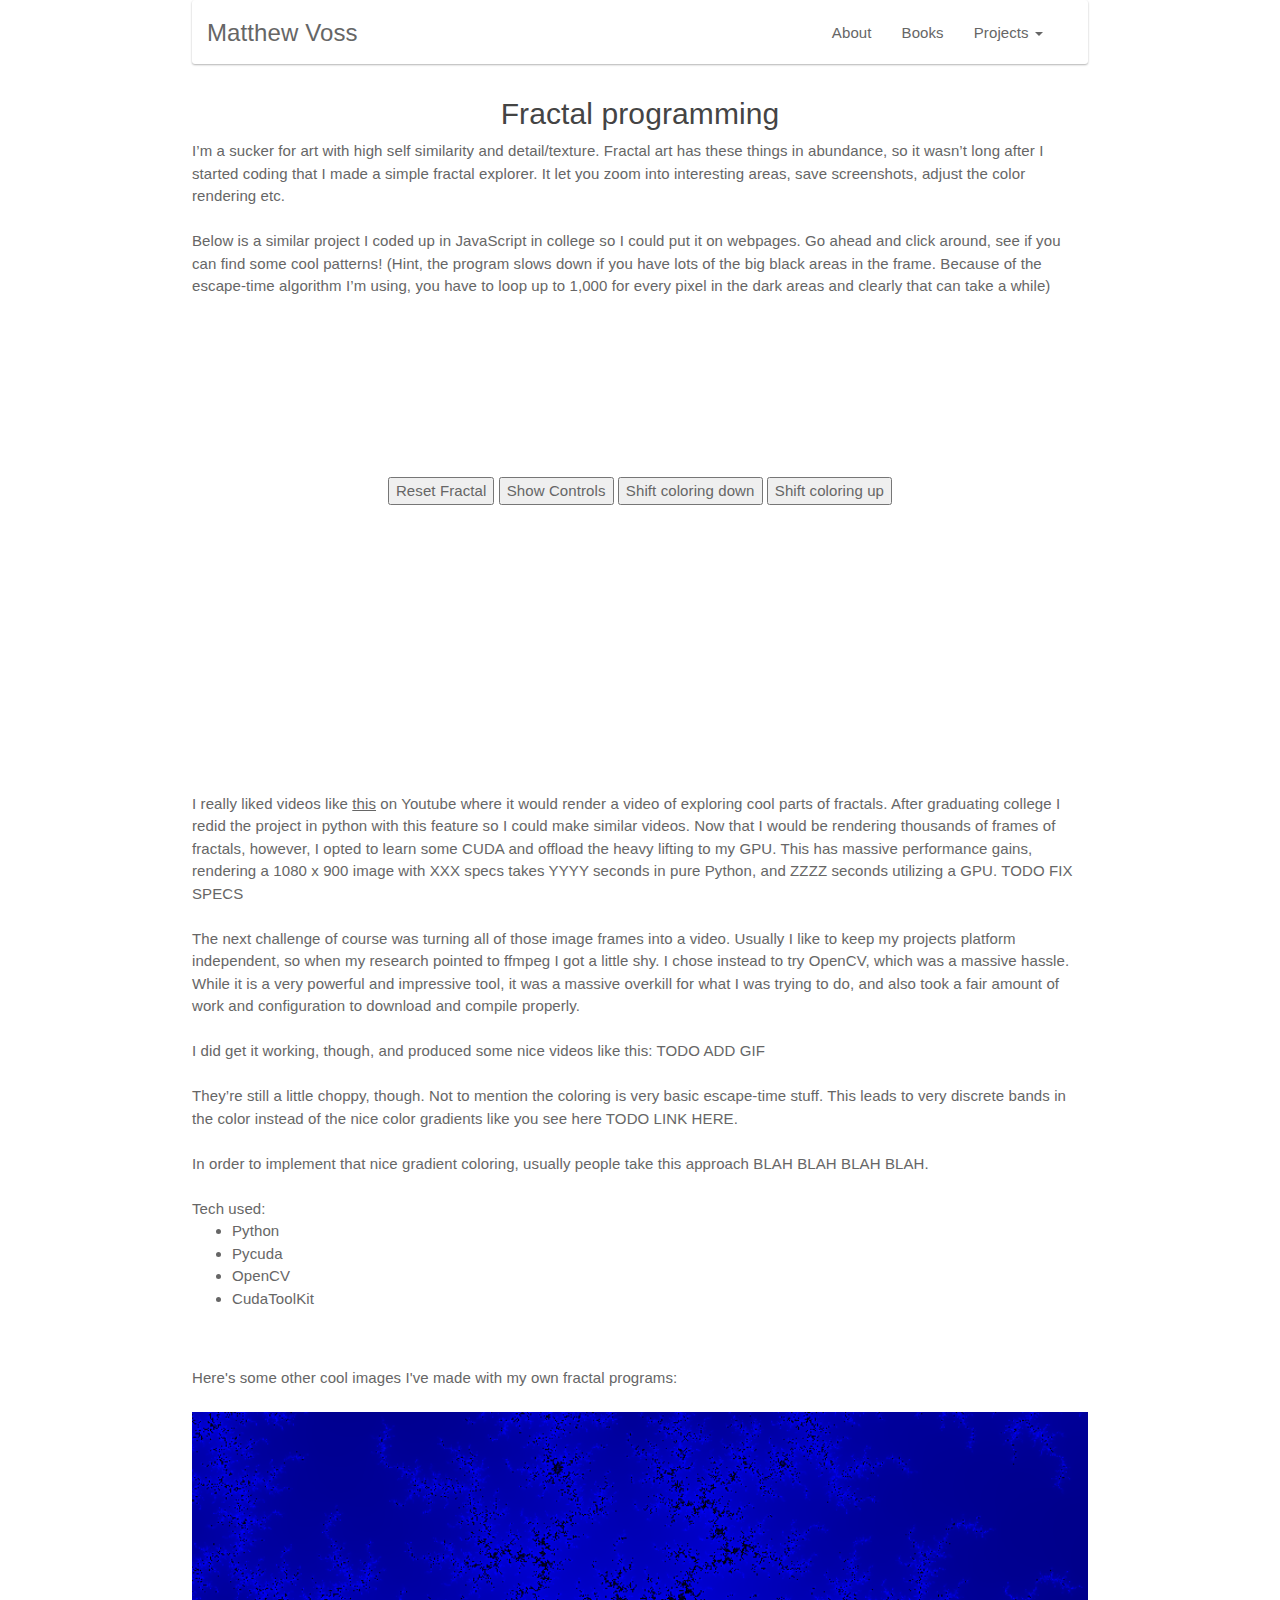
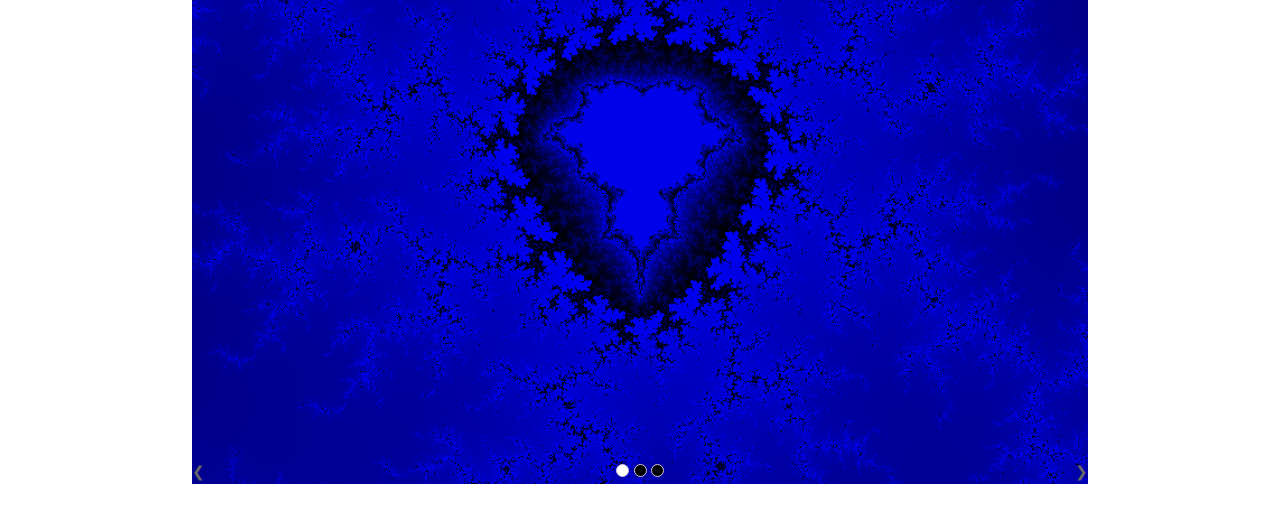
<file: fractal_WITH_SPINNING_BUTTONS.html>
<!DOCTYPE html>
<html>
    <head>
        <meta charset='utf-8'>
        <meta http-equiv="X-UA-Compatible" content="chrome=1">
        <meta name="viewport" content="width=device-width, initial-scale=1, maximum-scale=1">
        <link href='https://fonts.googleapis.com/css?family=Architects+Daughter' rel='stylesheet' type='text/css'>


        <script type="text/javascript" src="javascripts/jquery-3.1.0.min.js"></script>
        <link rel="stylesheet" type="text/css" href="stylesheets/bootstrap.css" media="screen">
        <link rel="stylesheet" type="text/css" href="stylesheets/github-light.css" media="screen">
        <link rel="stylesheet" type="text/css" href="stylesheets/print.css" media="print">
        <link rel="stylesheet" type="text/css" href="stylesheets/custom.css" media="screen">

        <link rel="stylesheet" href="https://www.w3schools.com/lib/w3.css">
        <link rel='stylesheet' href='https://fonts.googleapis.com/css?family=Roboto'>
        <link rel="stylesheet" href="https://cdnjs.cloudflare.com/ajax/libs/font-awesome/4.7.0/css/font-awesome.min.css">
        <script type="text/javascript" src="javascripts/jquery-3.1.0.min.js"></script>

        <script type="text/javascript" src="javascripts/bootstrap.js"></script>
        <script src="fractal.js"></script>
        <link rel="stylesheet" href="https://www.w3schools.com/w3css/4/w3.css">
        <style>
            .mySlides {display:none}
            .w3-left, .w3-right, .w3-badge {cursor:pointer}
            .w3-badge {height:13px;width:13px;padding:0}
        </style>


        <script>
            var global_xCenter = -0.5;
            var global_yCenter = 0;
            var global_width = 5;
            var global_height = 3;
            var global_colorScale = 65;
        </script>

        <!--[if lt IE 9]>
<script src="//html5shiv.googlecode.com/svn/trunk/html5.js"></script>
<![endif]-->

        <title>Matthew Voss</title>
    </head>

    <body>
        <header>
            <div class="inner">

            </div>


            <nav class="navbar navbar-default" >
                <div class="container-fluid">
                    <div class="navbar-header">
                        <button type="button" class="navbar-toggle collapsed" data-toggle="collapse" data-target="#bs-example-navbar-collapse-1">
                            <span class="sr-only">Toggle navigation</span>
                            <span class="icon-bar"></span>
                            <span class="icon-bar"></span>
                            <span class="icon-bar"></span>
                        </button>
                        <a class="navbar-brand" href="index.html">Matthew Voss</a>
                    </div>

                    <div class="collapse navbar-collapse navbar-right" id="bs-example-navbar-collapse-1">
                        <ul class="nav navbar-nav">
                            <li><a href="about.html">About</a></li>
                            <li><a href="books.html">Books</a></li>
                            <li class="dropdown">
                                <a href="#" class="dropdown-toggle" data-toggle="dropdown" role="button" aria-expanded="false">Projects <span class="caret"></span></a>
                                <ul class="dropdown-menu" role="menu">
                                    <li><a href="chess.html">Chess AI</a></li>
                                    <li><a href="stocks.html">Stock Market AI</a></li>
                                    <li><a href="fractal.html">Fractal Motion</a></li>

                                </ul>
                            </li>
                        </ul>

                    </div>
                </div>
            </nav>

        </header>

        <div id="content-wrapper">
            <div class="inner clearfix">
                <div class="main-content">


                    <center>
                        <h2>Fractal programming</h2>
                    </center>

                    I’m a sucker for art with high self similarity and detail/texture.  Fractal art has these things in abundance, so it wasn’t long after I started coding that I made a simple fractal explorer.  It let you zoom into interesting areas, save screenshots, adjust the color rendering etc.  
                    <br><br>
                    Below is a similar project I coded up in JavaScript in college so I could put it on webpages.  Go ahead and click around, see if you can find some cool patterns!  (Hint, the program slows down if you have lots of the big black areas in the frame.  Because of the escape-time algorithm I’m using, you have to loop up to 1,000 for every pixel in the dark areas and clearly that can take a while)

                    <br><br>

                    <center>

                      <div class="loader" id="loader" height="750" width="450"/>
                    <div id="fractal">
                    <canvas id="canvas" style="visibility: hidden" ></canvas>
                    <center>
                        <button onclick="initializeFractal()">Reset Fractal</button>
                        <button onclick="showControls()">Show Controls</button>
                        <button onclick="shiftColorScale(-15)">Shift coloring down</button>
                        <button onclick="shiftColorScale(15)">Shift coloring up</button>
                    </center>
                        
                        </div>    

                      
                        
                        
                        
</center>
                    <br>
                    I really liked videos like <a href="https://youtu.be/0jGaio87u3A?t=15s">this</a> on Youtube where it would render a video of exploring cool parts of fractals.  After graduating college I redid the project in python with this feature so I could make similar videos.  Now that I would be rendering thousands of frames of fractals, however, I opted to learn some CUDA and offload the heavy lifting to my GPU.  This has massive performance gains, rendering a 1080 x 900 image with XXX specs takes YYYY seconds in pure Python, and ZZZZ seconds utilizing a GPU.  TODO FIX SPECS
                    <br><br>
                    The next challenge of course was turning all of those image frames into a video.  Usually I like to keep my projects platform independent, so when my research pointed to ffmpeg I got a little shy.  I chose instead to try OpenCV, which was a massive hassle.  While it is a very powerful and impressive tool, it was a massive overkill for what I was trying to do, and also took a fair amount of work and configuration to download and compile properly. 
                    <br><br>
                    I did get it working, though, and produced some nice videos like this: TODO ADD GIF
                    <br><br>
                    They’re still a little choppy, though.  Not to mention the coloring is very basic escape-time stuff. This leads to very discrete bands in the color instead of the nice color gradients like you see here TODO LINK HERE.
                    <br><br>
                    In order to implement that nice gradient coloring, usually people take this approach BLAH BLAH BLAH BLAH.
                    <br><br>
                    Tech used:
                    <ul><li>Python</li>
                        <li>Pycuda</li>
                        <li>OpenCV</li>
                        <li>CudaToolKit</li>
                    </ul>

                    <br><br>
<!--                    <center><img class="img-rounded" src="images/output_bak.gif" class="img-responsive" width="50%" height="50%" alt="fractal"></center><br>-->

                    Here's some other cool images I've made with my own fractal programs:<br><br>




                    <div class="w3-content w3-display-container">
                        <img class="mySlides" src="images/FractalImage_3.png" style="width: 100%">
                        <img class="mySlides" src="images/FractalImage_9.png" style="width: 100%">
                        <img class="mySlides" src="images/FractalImage_5.png" style="width: 100%">
                        <div class="w3-center w3-display-bottommiddle" style="width:100%">
                            <div class="w3-left" onclick="plusDivs(-1)">&#10094;</div>
                            <div class="w3-right" onclick="plusDivs(1)">&#10095;</div>
                            <span class="w3-badge demo w3-border" onclick="currentDiv(1)"></span>
                            <span class="w3-badge demo w3-border" onclick="currentDiv(2)"></span>
                            <span class="w3-badge demo w3-border" onclick="currentDiv(3)"></span>
                        </div>
                    </div>


                    <script>
                        var slideIndex = 1;
                        showDivs(slideIndex);

                        function plusDivs(n) {
                            showDivs(slideIndex += n);
                        }

                        function currentDiv(n) {
                            showDivs(slideIndex = n);
                        }

                        function showDivs(n) {
                            var i;
                            var x = document.getElementsByClassName("mySlides");
                            var dots = document.getElementsByClassName("demo");
                            if (n > x.length) {slideIndex = 1}    
                            if (n < 1) {slideIndex = x.length}
                            for (i = 0; i < x.length; i++) {
                                x[i].style.display = "none";  
                            }
                            for (i = 0; i < dots.length; i++) {
                                dots[i].className = dots[i].className.replace(" w3-white", "");
                            }
                            x[slideIndex-1].style.display = "block";  
                            dots[slideIndex-1].className += " w3-white";
                        }
                    </script>      
                    

                    </div>







                </div>
            </div>


            </body>
        <script>
            
            $( document ).ready(function() {
    
                
                initializeFractal();
                $('#loader').css('visibility','hidden');
                $('#fractal').css('visibility','visible');
                $('#fractal').css('height','450')
                $('#fractal').css('width','750')
                
                
                
                
});
            
            </script>
        </html>
</file>
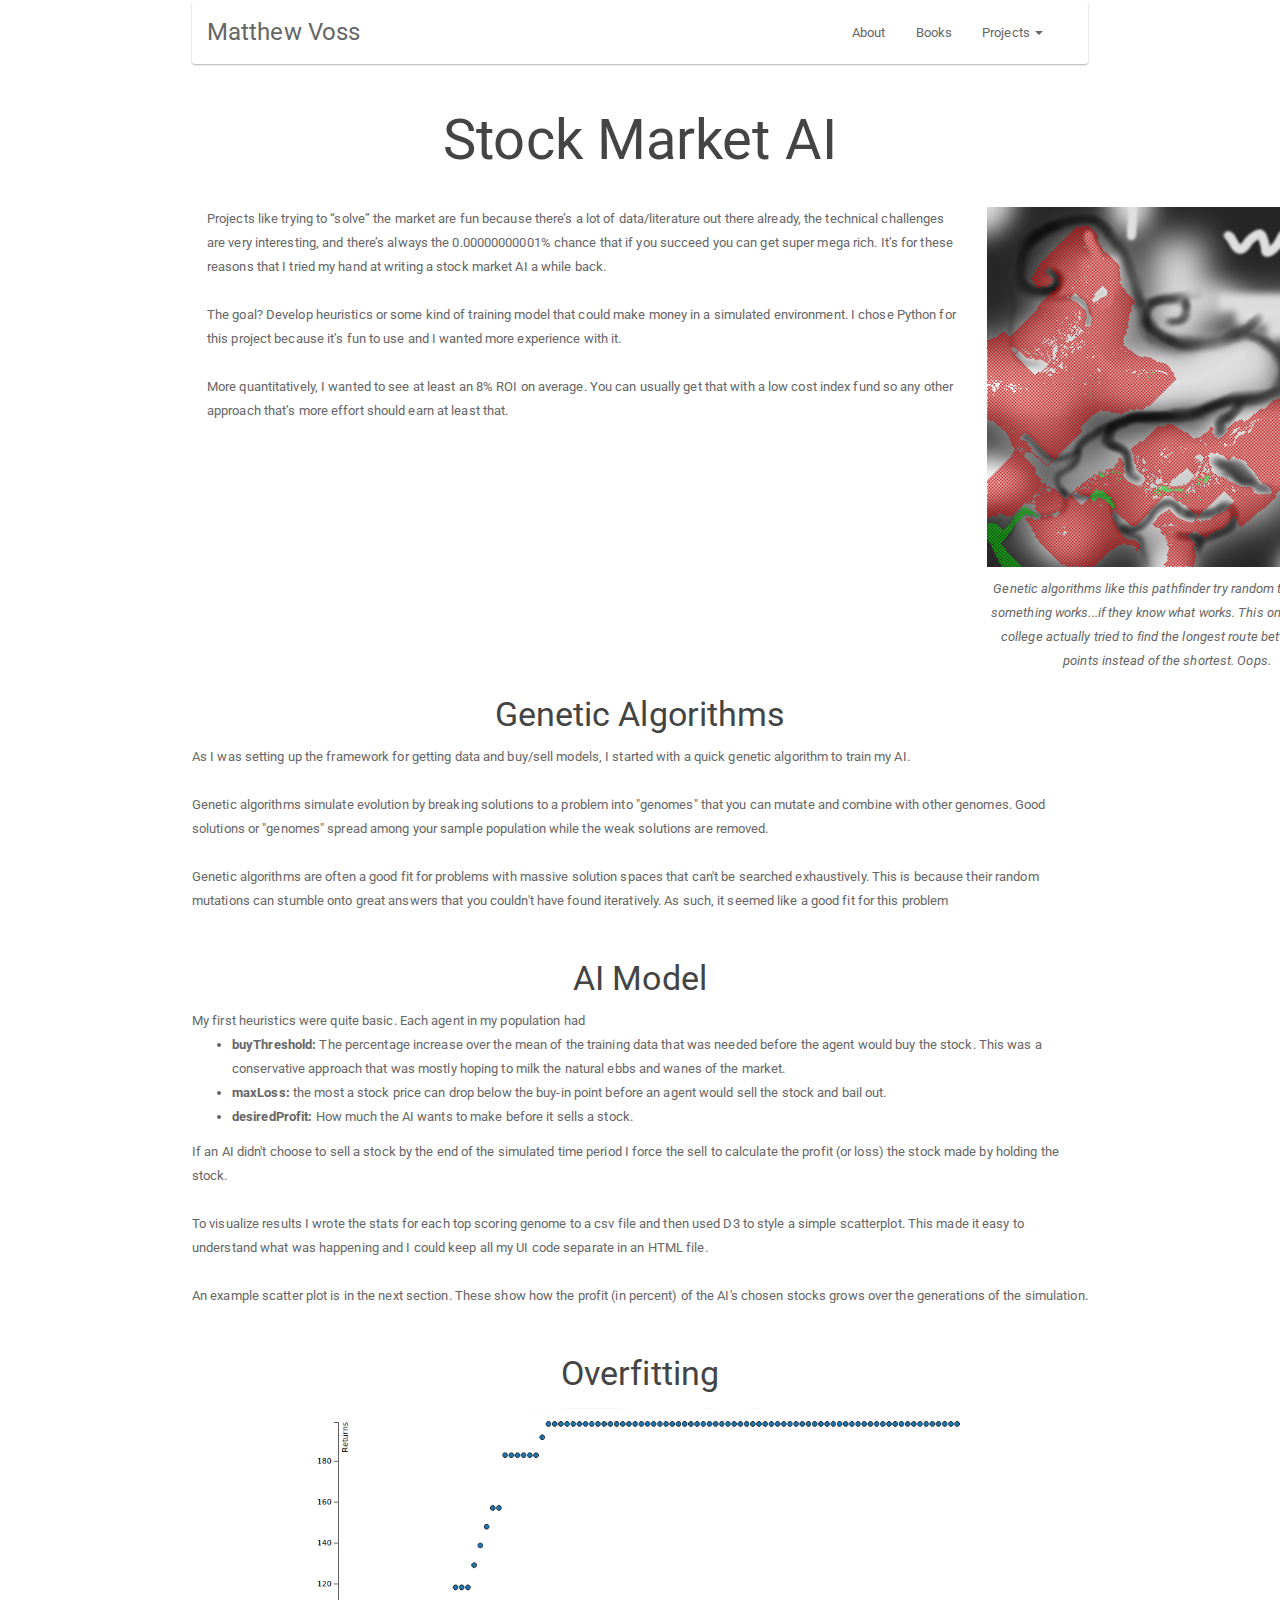
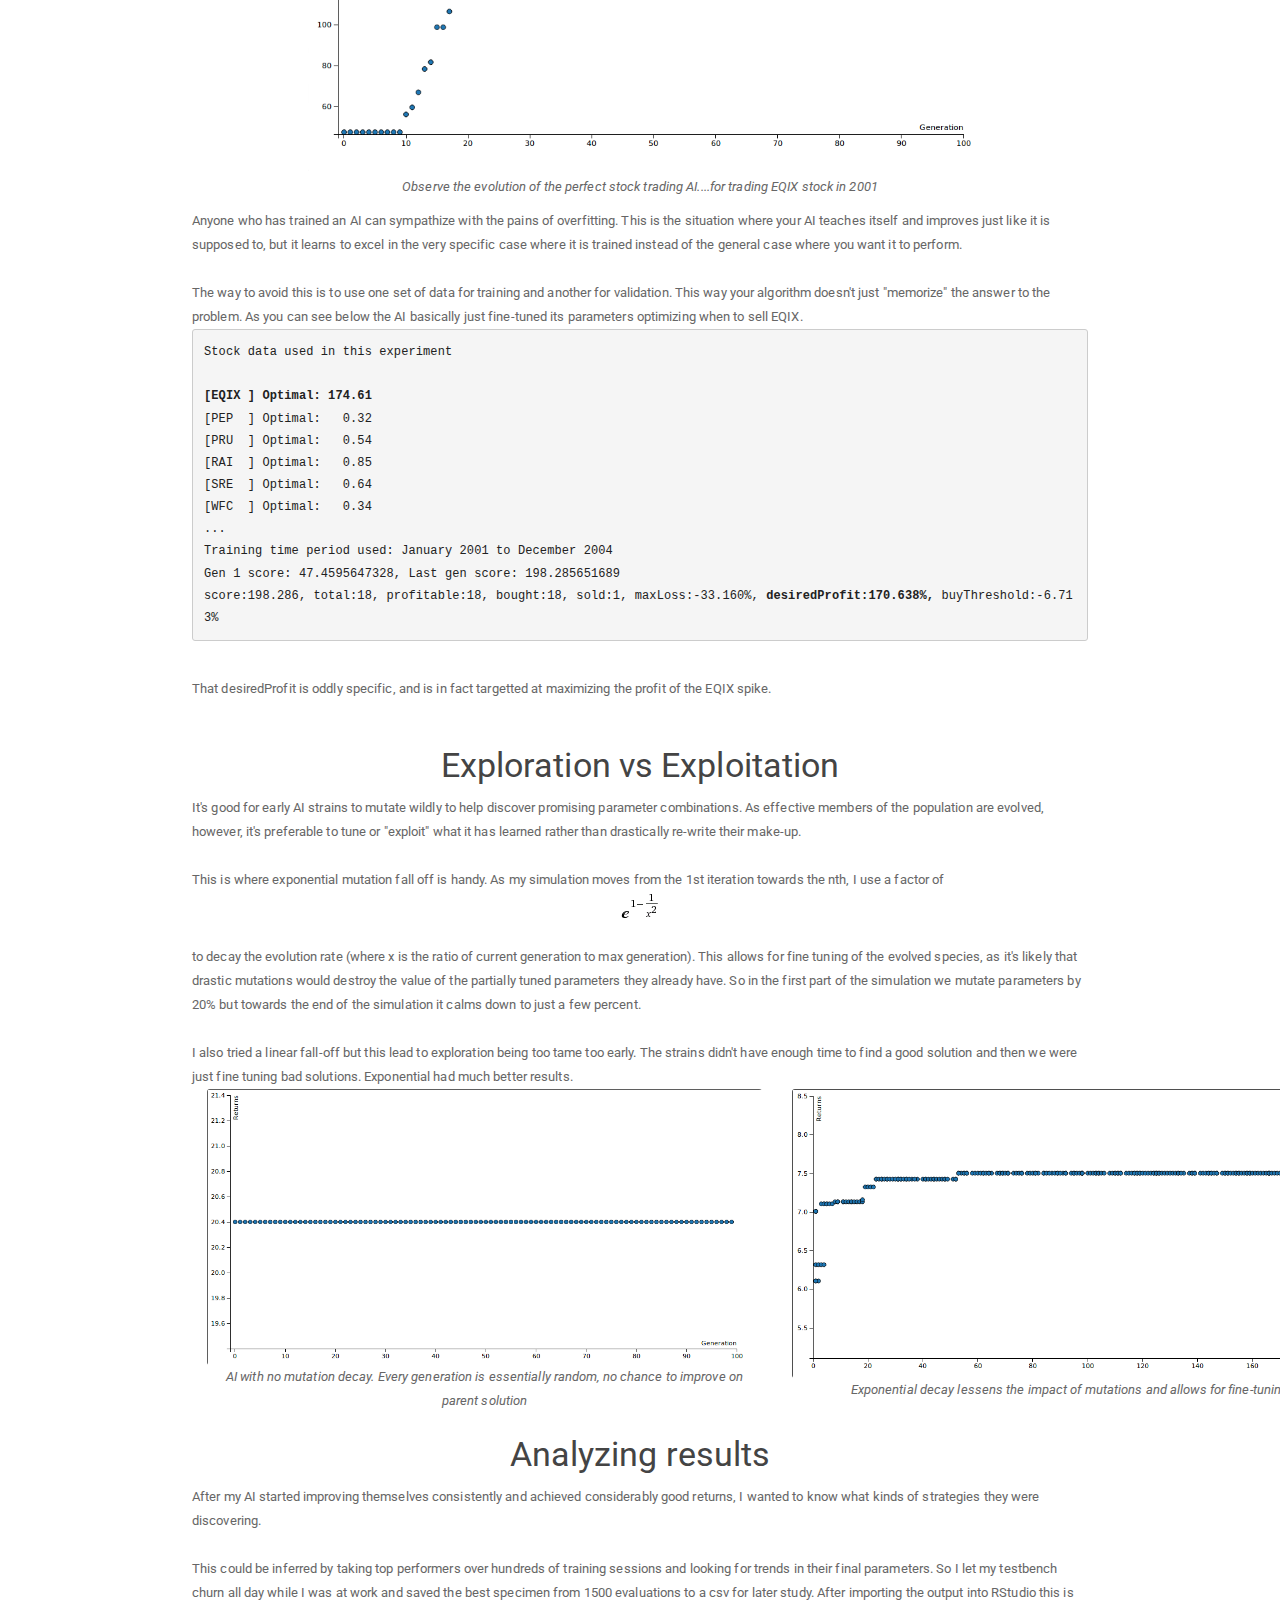
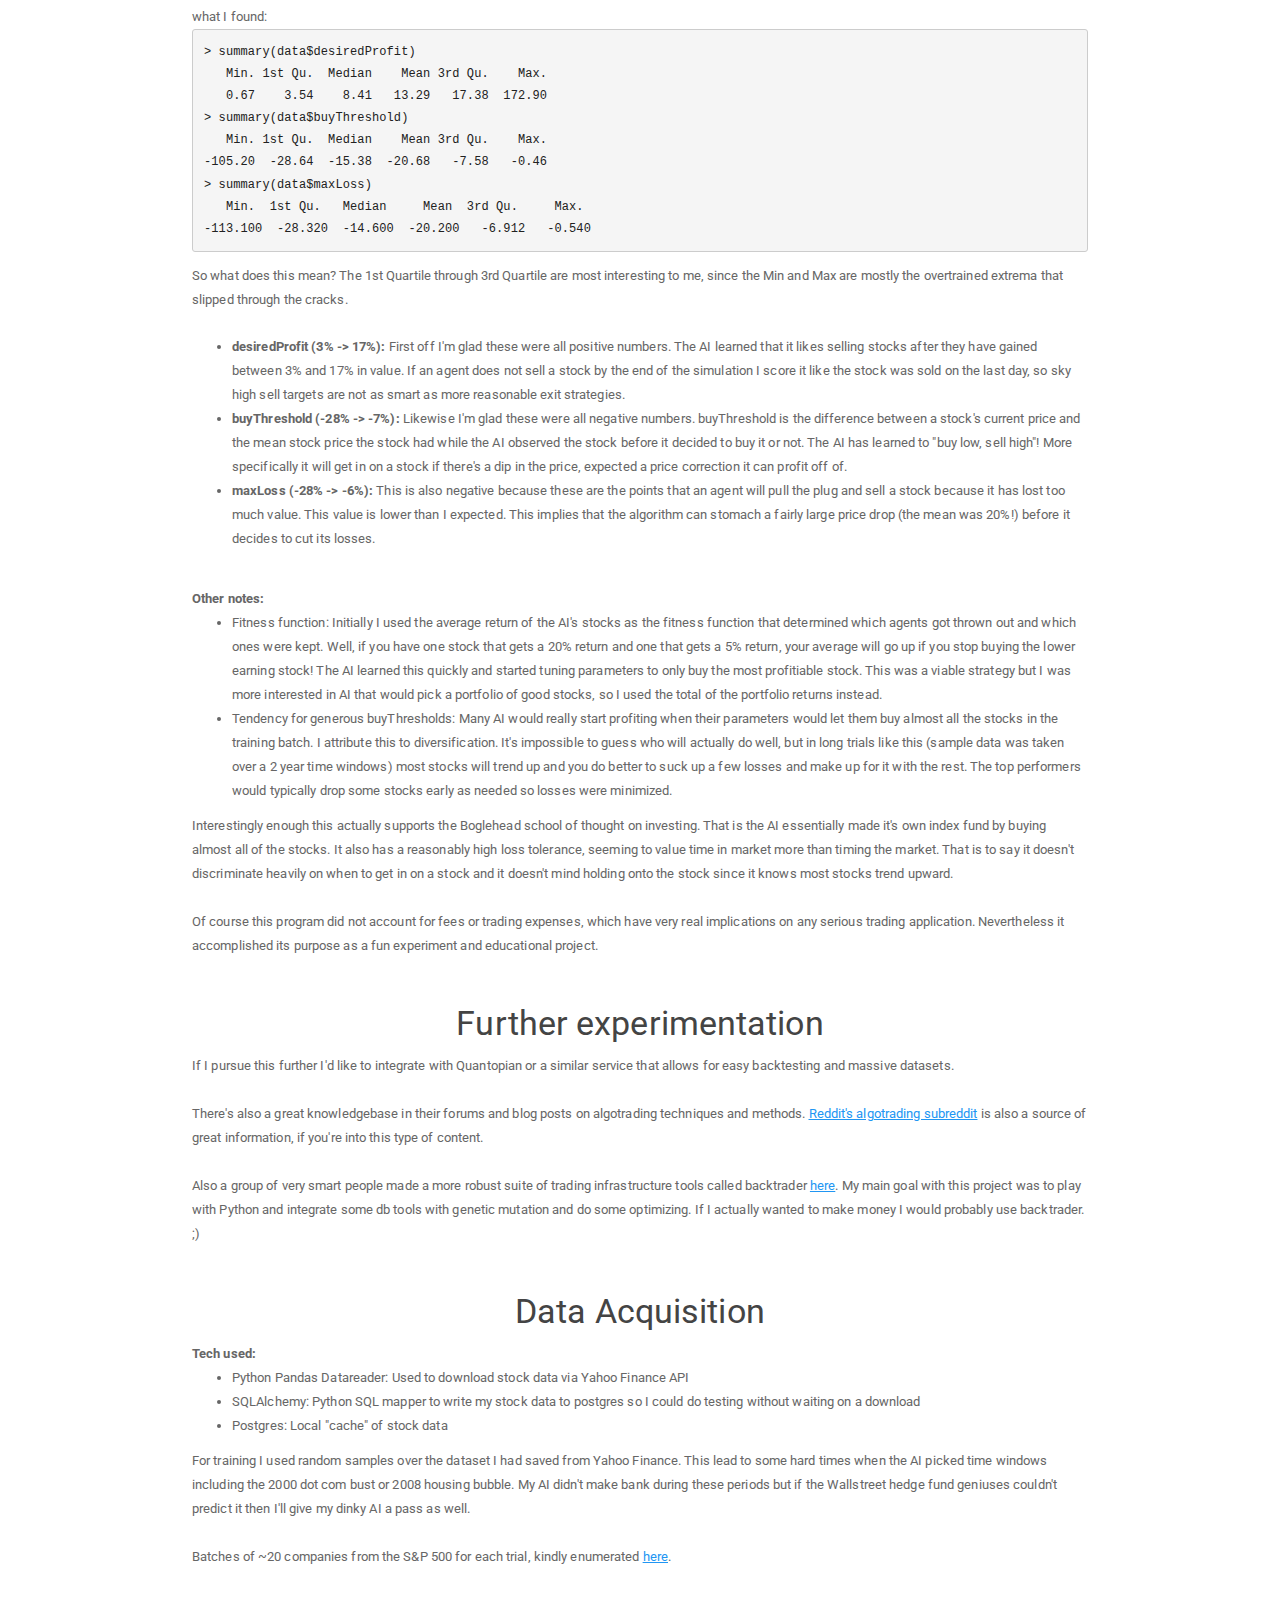
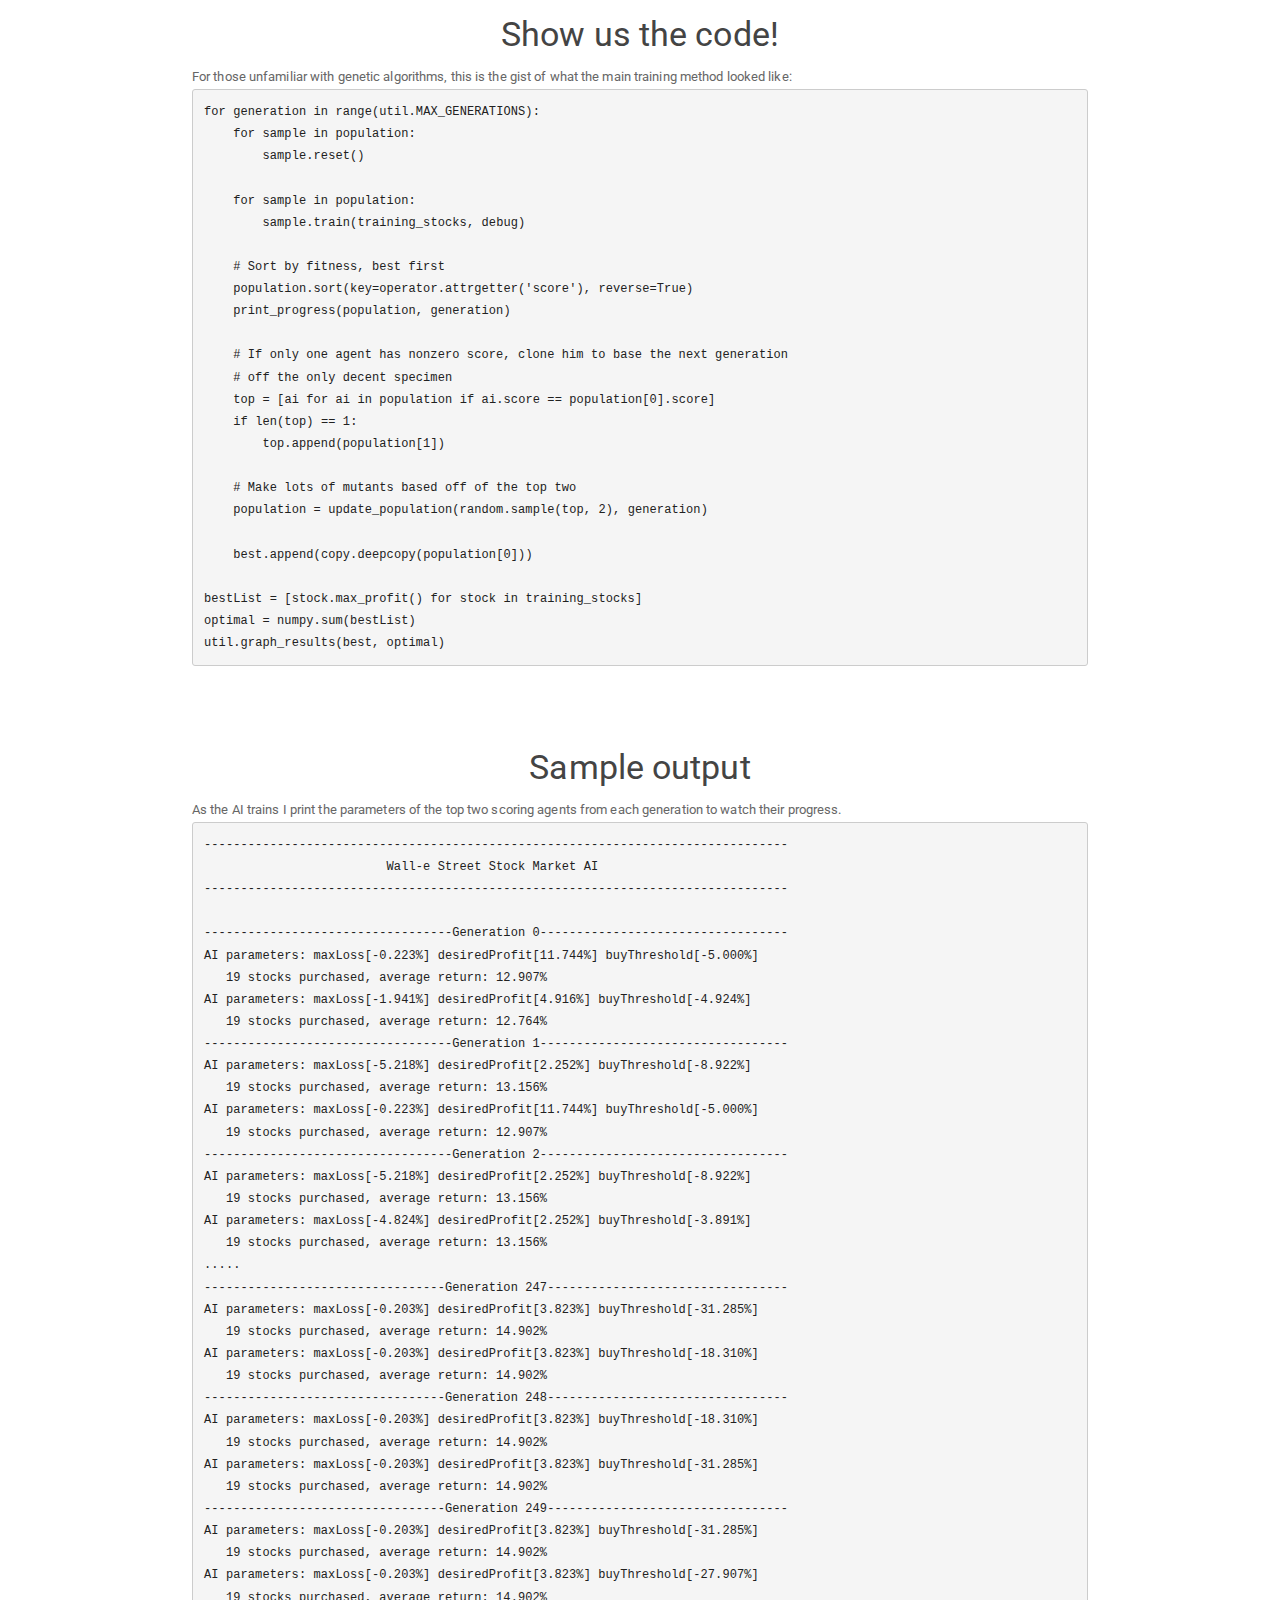
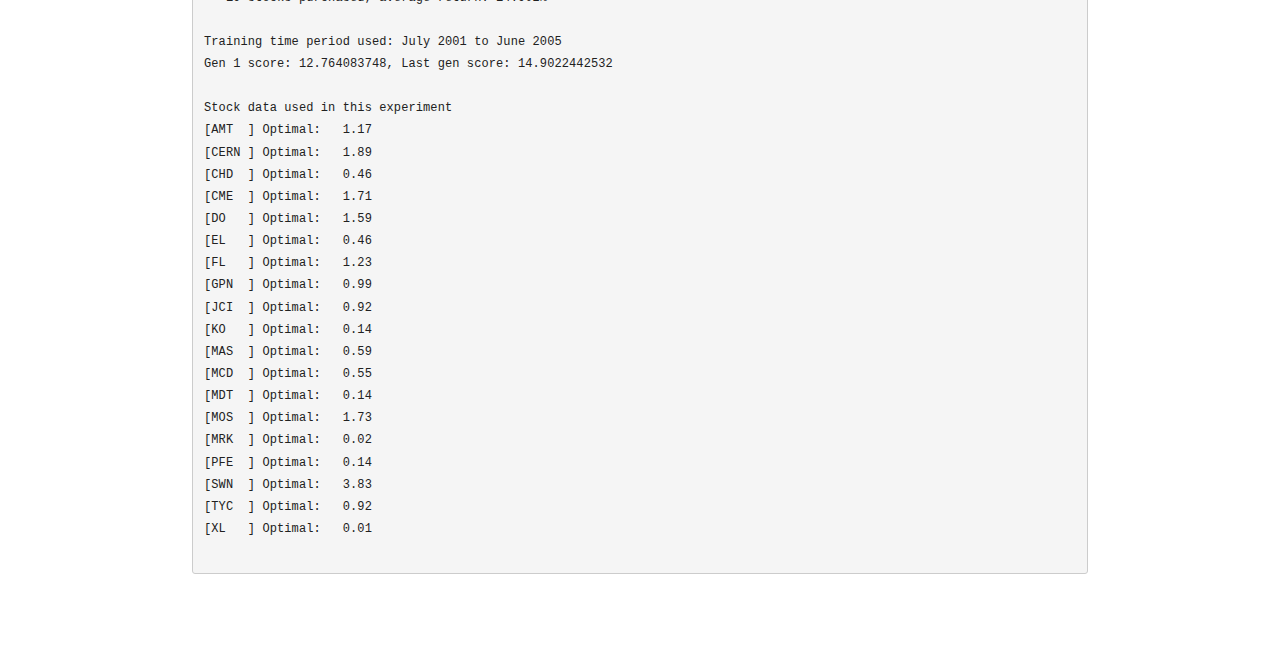
<file: stocks.html>
<!DOCTYPE html>
<html>

<head>
<!-- Google tag (gtag.js) -->
<script async src="https://www.googletagmanager.com/gtag/js?id=G-HYJKXE6N1L"></script>
<script>
  window.dataLayer = window.dataLayer || [];
  function gtag(){dataLayer.push(arguments);}
  gtag('js', new Date());

  gtag('config', 'G-HYJKXE6N1L');
</script>

    <meta charset='utf-8'>
    <meta http-equiv="X-UA-Compatible" content="chrome=1">
    <meta name="viewport" content="width=device-width, initial-scale=1, maximum-scale=1">
    <link href='https://fonts.googleapis.com/css?family=Architects+Daughter' rel='stylesheet' type='text/css'>
    <link rel="stylesheet" type="text/css" href="stylesheets/custom.css" media="screen">
    <link rel="stylesheet" type="text/css" href="stylesheets/codestyles.css" media="screen">
    <link rel="stylesheet" type="text/css" href="stylesheets/bootstrap.css" media="screen">
    <link rel="stylesheet" type="text/css" href="stylesheets/github-light.css" media="screen">
    <link rel="stylesheet" type="text/css" href="stylesheets/print.css" media="print">
    <script type="text/javascript" src="javascripts/jquery-3.1.0.min.js"></script>
    <link rel="stylesheet" href="https://www.w3schools.com/lib/w3.css">
    <link rel='stylesheet' href='https://fonts.googleapis.com/css?family=Roboto'>
    <link rel="stylesheet" href="https://cdnjs.cloudflare.com/ajax/libs/font-awesome/4.7.0/css/font-awesome.min.css">
    <script type="text/javascript" src="javascripts/bootstrap.js"></script>




    <!--[if lt IE 9]>
<script src="//html5shiv.googlecode.com/svn/trunk/html5.js"></script>
<![endif]-->
    <title>Matthew Voss</title>
</head>

<body>
    <header>
        <div class="inner">
        </div>
        <nav class="navbar navbar-default">
            <div class="container-fluid">
                <div class="navbar-header">
                    <button type="button" class="navbar-toggle collapsed" data-toggle="collapse" data-target="#bs-example-navbar-collapse-1">
                            <span class="sr-only">Toggle navigation</span>
                            <span class="icon-bar"></span>
                            <span class="icon-bar"></span>
                            <span class="icon-bar"></span>
                        </button>
                    <a class="navbar-brand" href="index.html">Matthew Voss</a>
                </div>
                <div class="collapse navbar-collapse navbar-right" id="bs-example-navbar-collapse-1">
                    <ul class="nav navbar-nav">
                        <li><a href="about.html">About</a></li>
                        <li><a href="books.html">Books</a></li>
                        <li class="dropdown">
                            <a href="#" class="dropdown-toggle" data-toggle="dropdown" role="button" aria-expanded="false">Projects <span class="caret"></span></a>
                            <ul class="dropdown-menu" role="menu">
                                <li><a href="chess.html">Chess AI</a></li>
                                <li><a href="stocks.html">Stock Market AI</a></li>
                                <li><a href="fractal.html">Fractal Motion</a></li>
                                <li><a href="pension.html">Dynamic Programming Pension</a></li>
                            <li><a href="mirror.html">Magic Mirror</a></li>
                            </ul>
                        </li>
                    </ul>
                </div>
            </div>
        </nav>
    </header>
    <div id="content-wrapper">
        <div class="inner clearfix">
            <div class="main-content">
                <center>
                    <h1>Stock Market AI</h1>
                </center>

                <br>
                <div class="container" style="margin: 0px">


                    <div class="row">

                        <div class="col-sm-8">

                            Projects like trying to “solve” the market are fun because there’s a lot of data/literature out there already, the technical challenges are very interesting, and there’s always the 0.00000000001% chance that if you succeed you can get super mega rich. It’s for these reasons that I tried my hand at writing a stock market AI a while back.<br><br> The goal? Develop heuristics or some kind of training model that could make money in a simulated environment. I chose Python for this project because it’s fun to use and I wanted more experience with it. <br><br> More quantitatively, I wanted to see at least an 8% ROI on average. You can usually get that with a low cost index fund so any other approach that’s more effort should earn at least that.<br><br>
                        </div>
                        <div class="col-sm-4">
                            <figure style="margin: 0px">
                                <img src="images/colors.png" style="width: 100%" alt="My first chess engine" s>
                                <figcaption style="text-align: center; margin-top: 10px"><i>Genetic algorithms like this pathfinder try random things until something works...if they know what works.  This one I made in college actually tried to find the longest route between two points instead of the shortest. Oops.</i></figcaption>
                            </figure>
                        </div>
                    </div>
                </div>

                <center>
                    <h3>Genetic Algorithms</h3>
                </center>
                As I was setting up the framework for getting data and buy/sell models, I started with a quick genetic algorithm to train my AI.
                <br><br> Genetic algorithms simulate evolution by breaking solutions to a problem into "genomes" that you can mutate and combine with other genomes. Good solutions or "genomes" spread among your sample population while the weak solutions are removed.
                <br><br> Genetic algorithms are often a good fit for problems with massive solution spaces that can't be searched exhaustively. This is because their random mutations can stumble onto great answers that you couldn't have found iteratively. As such, it seemed like a good fit for this problem<br><br>


                <center>
                    <h3>AI Model</h3>
                </center>
                My first heuristics were quite basic. Each agent in my population had
                <ul>
                    <li> <b>buyThreshold:</b> The percentage increase over the mean of the training data that was needed before the agent would buy the stock. This was a conservative approach that was mostly hoping to milk the natural ebbs and wanes of the market.</li>
                    <li><b>maxLoss:</b> the most a stock price can drop below the buy-in point before an agent would sell the stock and bail out.</li>
                    <li><b>desiredProfit:</b> How much the AI wants to make before it sells a stock.</li>
                </ul>
                If an AI didn't choose to sell a stock by the end of the simulated time period I force the sell to calculate the profit (or loss) the stock made by holding the stock.
                <br>
                <br> To visualize results I wrote the stats for each top scoring genome to a csv file and then used D3 to style a simple scatterplot. This made it easy to understand what was happening and I could keep all my UI code separate in an HTML file.<br><br> An example scatter plot is in the next section. These show how the profit (in percent) of the AI's chosen stocks grows over the generations of the simulation.
                <br><br>
                <center>
                    <h3>Overfitting</h3>
                </center>


                <center>
                    <figure style="width: 75%; margin: 10px">
                        <img src="images/overfit.png" alt="My first chess engine" style=" width: 100%; height: 100%; margin: 4px">
                        <figcaption style="text-align: center"><i>Observe the evolution of the perfect stock trading AI....for trading EQIX stock in 2001</i></figcaption>
                    </figure>
                </center>


                Anyone who has trained an AI can sympathize with the pains of overfitting. This is the situation where your AI teaches itself and improves just like it is supposed to, but it learns to excel in the very specific case where it is trained instead of the general case where you want it to perform.
                <br><br> The way to avoid this is to use one set of data for training and another for validation. This way your algorithm doesn't just "memorize" the answer to the problem. As you can see below the AI basically just fine-tuned its parameters optimizing when to sell EQIX.<br>

                <pre><code>Stock data used in this experiment                       

<b>[EQIX ] Optimal: 174.61</b>
[PEP  ] Optimal:   0.32
[PRU  ] Optimal:   0.54
[RAI  ] Optimal:   0.85
[SRE  ] Optimal:   0.64
[WFC  ] Optimal:   0.34
...
Training time period used: January 2001 to December 2004
Gen 1 score: 47.4595647328, Last gen score: 198.285651689
score:198.286, total:18, profitable:18, bought:18, sold:1, maxLoss:-33.160%, <b>desiredProfit:170.638%,</b> buyThreshold:-6.713%</code></pre>
                <br> That desiredProfit is oddly specific, and is in fact targetted at maximizing the profit of the EQIX spike.<br><br>
                <center>
                    <h3>Exploration vs Exploitation</h3>
                </center>


                It's good for early AI strains to mutate wildly to help discover promising parameter combinations. As effective members of the population are evolved, however, it's preferable to tune or "exploit" what it has learned rather than drastically re-write their make-up.
                <br><br> This is where exponential mutation fall off is handy. As my simulation moves from the 1st iteration towards the nth, I use a factor of
                <br>

                <center><img src="images/formula.gif" /></center>
                <br> to decay the evolution rate (where x is the ratio of current generation to max generation). This allows for fine tuning of the evolved species, as it's likely that drastic mutations would destroy the value of the partially tuned parameters they already have. So in the first part of the simulation we mutate parameters by 20% but towards the end of the simulation it calms down to just a few percent.<br><br> I also tried a linear fall-off but this lead to exploration being too tame too early. The strains didn't have enough time to find a good solution and then we were just fine tuning bad solutions. Exponential had much better results.


                <div class="container" style="margin: 0px">


                    <div class="row">

                        <div class="col-sm-6">
                            <figure width="50%" style="float: left">

                                <img class="img-rounded" width="100%" src="images/flat.png" class="img-responsive" alt="fractal">
                                <figcaption style="text-align: center;"><i>AI with no mutation decay. Every generation is essentially random, no chance to improve on parent solution</i></figcaption>
                            </figure>

                        </div>
                        <div class="col-sm-6">
                            <figure width="50%" style="float: right">

                                <img class="img-rounded" width="100%" src="images/gradualImprovement.png" class="img-responsive" alt="fractal">
                                <figcaption style="text-align: center; "><i>Exponential decay lessens the impact of mutations and allows for fine-tuning</i></figcaption>
                            </figure>

                        </div>
                    </div>
                </div>






                <center>
                    <h3>Analyzing results</h3>
                </center>

                After my AI started improving themselves consistently and achieved considerably good returns, I wanted to know what kinds of strategies they were discovering.<br>

                <br> This could be inferred by taking top performers over hundreds of training sessions and looking for trends in their final parameters. So I let my testbench churn all day while I was at work and saved the best specimen from 1500 evaluations to a csv for later study. After importing the output into RStudio this is what I found:<br>


                <pre><code>> summary(data$desiredProfit)
   Min. 1st Qu.  Median    Mean 3rd Qu.    Max. 
   0.67    3.54    8.41   13.29   17.38  172.90 
> summary(data$buyThreshold)
   Min. 1st Qu.  Median    Mean 3rd Qu.    Max. 
-105.20  -28.64  -15.38  -20.68   -7.58   -0.46 
> summary(data$maxLoss)
   Min.  1st Qu.   Median     Mean  3rd Qu.     Max. 
-113.100  -28.320  -14.600  -20.200   -6.912   -0.540 </code></pre> So what does this mean? The 1st Quartile through 3rd Quartile are most interesting to me, since the Min and Max are mostly the overtrained extrema that slipped through the cracks.<br><br>
                <ul>
                    <li><b>desiredProfit (3% -> 17%): </b> First off I'm glad these were all positive numbers. The AI learned that it likes selling stocks after they have gained between 3% and 17% in value. If an agent does not sell a stock by the end of the simulation I score it like the stock was sold on the last day, so sky high sell targets are not as smart as more reasonable exit strategies.
                    </li>
                    <li><b>buyThreshold (-28% -> -7%): </b>Likewise I'm glad these were all negative numbers. buyThreshold is the difference between a stock's current price and the mean stock price the stock had while the AI observed the stock before it decided to buy it or not. The AI has learned to "buy low, sell high"! More specifically it will get in on a stock if there's a dip in the price, expected a price correction it can profit off of.
                    </li>
                    <li><b>maxLoss (-28% -> -6%): </b> This is also negative because these are the points that an agent will pull the plug and sell a stock because it has lost too much value. This value is lower than I expected. This implies that the algorithm can stomach a fairly large price drop (the mean was 20%!) before it decides to cut its losses.
                    </li>
                </ul><br>

                <b>Other notes:</b>
                <ul>
                    <li>Fitness function: Initially I used the average return of the AI's stocks as the fitness function that determined which agents got thrown out and which ones were kept. Well, if you have one stock that gets a 20% return and one that gets a 5% return, your average will go up if you stop buying the lower earning stock! The AI learned this quickly and started tuning parameters to only buy the most profitiable stock. This was a viable strategy but I was more interested in AI that would pick a portfolio of good stocks, so I used the total of the portfolio returns instead.</li>
                    <li>Tendency for generous buyThresholds: Many AI would really start profiting when their parameters would let them buy almost all the stocks in the training batch. I attribute this to diversification. It's impossible to guess who will actually do well, but in long trials like this (sample data was taken over a 2 year time windows) most stocks will trend up and you do better to suck up a few losses and make up for it with the rest. The top performers would typically drop some stocks early as needed so losses were minimized.</li>



                </ul>
                Interestingly enough this actually supports the Boglehead school of thought on investing. That is the AI essentially made it's own index fund by buying almost all of the stocks. It also has a reasonably high loss tolerance, seeming to value time in market more than timing the market. That is to say it doesn't discriminate heavily on when to get in on a stock and it doesn't mind holding onto the stock since it knows most stocks trend upward.

                <br><br> Of course this program did not account for fees or trading expenses, which have very real implications on any serious trading application. Nevertheless it accomplished its purpose as a fun experiment and educational project.
                <br><br>




                <center>
                    <h3>Further experimentation</h3>
                </center>

                If I pursue this further I'd like to integrate with Quantopian or a similar service that allows for easy backtesting and massive datasets.

                <br><br> There's also a great knowledgebase in their forums and blog posts on algotrading techniques and methods. <a href="https://www.reddit.com/r/algotrading/">Reddit's algotrading subreddit</a> is also a source of great information, if you're into this type of content.

                <br><br> Also a group of very smart people made a more robust suite of trading infrastructure tools called backtrader <a href="https://github.com/mementum/backtrader">here</a>. My main goal with this project was to play with Python and integrate some db tools with genetic mutation and do some optimizing. If I actually wanted to make money I would probably use backtrader. ;)

                <br><br>

                <center>
                    <h3>Data Acquisition</h3>
                </center>
                <b>Tech used:</b>
                <ul>
                    <li>Python Pandas Datareader: Used to download stock data via Yahoo Finance API</li>
                    <li>SQLAlchemy: Python SQL mapper to write my stock data to postgres so I could do testing without waiting on a download</li>
                    <li>Postgres: Local "cache" of stock data</li>
                </ul>

                For training I used random samples over the dataset I had saved from Yahoo Finance. This lead to some hard times when the AI picked time windows including the 2000 dot com bust or 2008 housing bubble. My AI didn't make bank during these periods but if the Wallstreet hedge fund geniuses couldn't predict it then I'll give my dinky AI a pass as well.
                <br><br> Batches of ~20 companies from the S&P 500 for each trial, kindly enumerated <a href="https://github.com/datasets/s-and-p-500-companies">here</a>.
                <br><br>


                <center>
                    <h3>Show us the code!</h3>
                </center>
                For those unfamiliar with genetic algorithms, this is the gist of what the main training method looked like:<br>

                <div class="hlcode" style="text-align: left;">
                    <div class="syntax">
                        <pre><span></span><span class="k">for</span> <span class="n">generation</span> <span class="ow">in</span> <span class="nb">range</span><span class="p">(</span><span class="n">util</span><span class="o">.</span><span class="n">MAX_GENERATIONS</span><span class="p">):</span>
    <span class="k">for</span> <span class="n">sample</span> <span class="ow">in</span> <span class="n">population</span><span class="p">:</span>
        <span class="n">sample</span><span class="o">.</span><span class="n">reset</span><span class="p">()</span>

    <span class="k">for</span> <span class="n">sample</span> <span class="ow">in</span> <span class="n">population</span><span class="p">:</span>
        <span class="n">sample</span><span class="o">.</span><span class="n">train</span><span class="p">(</span><span class="n">training_stocks</span><span class="p">,</span> <span class="n">debug</span><span class="p">)</span>

    <span class="c1"># Sort by fitness, best first</span>
    <span class="n">population</span><span class="o">.</span><span class="n">sort</span><span class="p">(</span><span class="n">key</span><span class="o">=</span><span class="n">operator</span><span class="o">.</span><span class="n">attrgetter</span><span class="p">(</span><span class="s1">&#39;score&#39;</span><span class="p">),</span> <span class="n">reverse</span><span class="o">=</span><span class="bp">True</span><span class="p">)</span>
    <span class="n">print_progress</span><span class="p">(</span><span class="n">population</span><span class="p">,</span> <span class="n">generation</span><span class="p">)</span>

    <span class="c1"># If only one agent has nonzero score, clone him to base the next generation</span>
    <span class="c1"># off the only decent specimen</span>
    <span class="n">top</span> <span class="o">=</span> <span class="p">[</span><span class="n">ai</span> <span class="k">for</span> <span class="n">ai</span> <span class="ow">in</span> <span class="n">population</span> <span class="k">if</span> <span class="n">ai</span><span class="o">.</span><span class="n">score</span> <span class="o">==</span> <span class="n">population</span><span class="p">[</span><span class="mi">0</span><span class="p">]</span><span class="o">.</span><span class="n">score</span><span class="p">]</span>
    <span class="k">if</span> <span class="nb">len</span><span class="p">(</span><span class="n">top</span><span class="p">)</span> <span class="o">==</span> <span class="mi">1</span><span class="p">:</span>
        <span class="n">top</span><span class="o">.</span><span class="n">append</span><span class="p">(</span><span class="n">population</span><span class="p">[</span><span class="mi">1</span><span class="p">])</span>

    <span class="c1"># Make lots of mutants based off of the top two</span>
    <span class="n">population</span> <span class="o">=</span> <span class="n">update_population</span><span class="p">(</span><span class="n">random</span><span class="o">.</span><span class="n">sample</span><span class="p">(</span><span class="n">top</span><span class="p">,</span> <span class="mi">2</span><span class="p">),</span> <span class="n">generation</span><span class="p">)</span>

    <span class="n">best</span><span class="o">.</span><span class="n">append</span><span class="p">(</span><span class="n">copy</span><span class="o">.</span><span class="n">deepcopy</span><span class="p">(</span><span class="n">population</span><span class="p">[</span><span class="mi">0</span><span class="p">]))</span>

<span class="n">bestList</span> <span class="o">=</span> <span class="p">[</span><span class="n">stock</span><span class="o">.</span><span class="n">max_profit</span><span class="p">()</span> <span class="k">for</span> <span class="n">stock</span> <span class="ow">in</span> <span class="n">training_stocks</span><span class="p">]</span>
<span class="n">optimal</span> <span class="o">=</span> <span class="n">numpy</span><span class="o">.</span><span class="n">sum</span><span class="p">(</span><span class="n">bestList</span><span class="p">)</span>
<span class="n">util</span><span class="o">.</span><span class="n">graph_results</span><span class="p">(</span><span class="n">best</span><span class="p">,</span> <span class="n">optimal</span><span class="p">)</span>
</pre>
                    </div>
                </div>




                <br><br>
                <center>
                    <h3>Sample output</h3>
                </center>
                As the AI trains I print the parameters of the top two scoring agents from each generation to watch their progress.
                <pre><code>--------------------------------------------------------------------------------
                         Wall-e Street Stock Market AI                          
--------------------------------------------------------------------------------

----------------------------------Generation 0----------------------------------
AI parameters: maxLoss[-0.223%] desiredProfit[11.744%] buyThreshold[-5.000%]
   19 stocks purchased, average return: 12.907%
AI parameters: maxLoss[-1.941%] desiredProfit[4.916%] buyThreshold[-4.924%]
   19 stocks purchased, average return: 12.764%
----------------------------------Generation 1----------------------------------
AI parameters: maxLoss[-5.218%] desiredProfit[2.252%] buyThreshold[-8.922%]
   19 stocks purchased, average return: 13.156%
AI parameters: maxLoss[-0.223%] desiredProfit[11.744%] buyThreshold[-5.000%]
   19 stocks purchased, average return: 12.907%
----------------------------------Generation 2----------------------------------
AI parameters: maxLoss[-5.218%] desiredProfit[2.252%] buyThreshold[-8.922%]
   19 stocks purchased, average return: 13.156%
AI parameters: maxLoss[-4.824%] desiredProfit[2.252%] buyThreshold[-3.891%]
   19 stocks purchased, average return: 13.156%                
.....        
---------------------------------Generation 247---------------------------------
AI parameters: maxLoss[-0.203%] desiredProfit[3.823%] buyThreshold[-31.285%]
   19 stocks purchased, average return: 14.902%
AI parameters: maxLoss[-0.203%] desiredProfit[3.823%] buyThreshold[-18.310%]
   19 stocks purchased, average return: 14.902%
---------------------------------Generation 248---------------------------------
AI parameters: maxLoss[-0.203%] desiredProfit[3.823%] buyThreshold[-18.310%]
   19 stocks purchased, average return: 14.902%
AI parameters: maxLoss[-0.203%] desiredProfit[3.823%] buyThreshold[-31.285%]
   19 stocks purchased, average return: 14.902%
---------------------------------Generation 249---------------------------------
AI parameters: maxLoss[-0.203%] desiredProfit[3.823%] buyThreshold[-31.285%]
   19 stocks purchased, average return: 14.902%
AI parameters: maxLoss[-0.203%] desiredProfit[3.823%] buyThreshold[-27.907%]
   19 stocks purchased, average return: 14.902%
   
Training time period used: July 2001 to June 2005
Gen 1 score: 12.764083748, Last gen score: 14.9022442532

Stock data used in this experiment                       
[AMT  ] Optimal:   1.17
[CERN ] Optimal:   1.89
[CHD  ] Optimal:   0.46
[CME  ] Optimal:   1.71
[DO   ] Optimal:   1.59
[EL   ] Optimal:   0.46
[FL   ] Optimal:   1.23
[GPN  ] Optimal:   0.99
[JCI  ] Optimal:   0.92
[KO   ] Optimal:   0.14
[MAS  ] Optimal:   0.59
[MCD  ] Optimal:   0.55
[MDT  ] Optimal:   0.14
[MOS  ] Optimal:   1.73
[MRK  ] Optimal:   0.02
[PFE  ] Optimal:   0.14
[SWN  ] Optimal:   3.83
[TYC  ] Optimal:   0.92
[XL   ] Optimal:   0.01
                    </code> </pre>
                <br><br>










            </div>
        </div>
    </div>
</body>

</html>
</file>
<file: stylesheets/custom.css>
body{
padding-bottom:1cm;
 
}
a:link{
text-decoration: underline;
}
nav a 
{
text-decoration: none !important;
}
@media (min-width: 768px) {

nav {

    display: block;
    list-style-type: none; 
    margin:0 auto;
    width: 70%;
    
}}

@media  (min-width: 768px) {

.main-content{
margin-left: 15%;
margin-right: 15%;
    display: inline-block;

    display: block;
    list-style-type: none; 
    margin:0 auto;
    width: 70%;

}


}

@media  (max-width: 766px) {

.main-content{
padding-left: 10px;
padding-right: 10px;

}

    
    @media  (max-width: 766px) {

.chat{
 margin: 0 auto; max-width: 300px;


}
        @media  (min-width: 766px) {

.chat{
 margin: 0 auto; max-width: 300px;


}


}
@keyframes spin {
    0% { transform: rotate(0deg); }
    100% { transform: rotate(360deg); }
}

.loader {
    border: 16px solid #f3f3f3; /* Light grey */
    border-top: 16px solid #3498db; /* Blue */
    border-radius: 50%;
    width: 120px;
    height: 120px;
    animation: spin 2s linear infinite;
}


/*
@media (min-width: 768px) {
  .main {
    width: 553.5px;
  }
}
@media (min-width: 992px) {
  .main {
    width: 721.5px;
  }
}
@media (min-width: 1200px) {
  .main {
    width: 877.5px;
  }}
*/
</file>
<file: stylesheets/github-light.css>
/*
The MIT License (MIT)

Copyright (c) 2016 GitHub, Inc.

Permission is hereby granted, free of charge, to any person obtaining a copy
of this software and associated documentation files (the "Software"), to deal
in the Software without restriction, including without limitation the rights
to use, copy, modify, merge, publish, distribute, sublicense, and/or sell
copies of the Software, and to permit persons to whom the Software is
furnished to do so, subject to the following conditions:

The above copyright notice and this permission notice shall be included in all
copies or substantial portions of the Software.

THE SOFTWARE IS PROVIDED "AS IS", WITHOUT WARRANTY OF ANY KIND, EXPRESS OR
IMPLIED, INCLUDING BUT NOT LIMITED TO THE WARRANTIES OF MERCHANTABILITY,
FITNESS FOR A PARTICULAR PURPOSE AND NONINFRINGEMENT. IN NO EVENT SHALL THE
AUTHORS OR COPYRIGHT HOLDERS BE LIABLE FOR ANY CLAIM, DAMAGES OR OTHER
LIABILITY, WHETHER IN AN ACTION OF CONTRACT, TORT OR OTHERWISE, ARISING FROM,
OUT OF OR IN CONNECTION WITH THE SOFTWARE OR THE USE OR OTHER DEALINGS IN THE
SOFTWARE.

*/

.pl-c /* comment */ {
  color: #969896;
}

.pl-c1 /* constant, variable.other.constant, support, meta.property-name, support.constant, support.variable, meta.module-reference, markup.raw, meta.diff.header */,
.pl-s .pl-v /* string variable */ {
  color: #0086b3;
}

.pl-e /* entity */,
.pl-en /* entity.name */ {
  color: #795da3;
}

.pl-smi /* variable.parameter.function, storage.modifier.package, storage.modifier.import, storage.type.java, variable.other */,
.pl-s .pl-s1 /* string source */ {
  color: #333;
}

.pl-ent /* entity.name.tag */ {
  color: #63a35c;
}

.pl-k /* keyword, storage, storage.type */ {
  color: #a71d5d;
}

.pl-s /* string */,
.pl-pds /* punctuation.definition.string, string.regexp.character-class */,
.pl-s .pl-pse .pl-s1 /* string punctuation.section.embedded source */,
.pl-sr /* string.regexp */,
.pl-sr .pl-cce /* string.regexp constant.character.escape */,
.pl-sr .pl-sre /* string.regexp source.ruby.embedded */,
.pl-sr .pl-sra /* string.regexp string.regexp.arbitrary-repitition */ {
  color: #183691;
}

.pl-v /* variable */ {
  color: #ed6a43;
}

.pl-id /* invalid.deprecated */ {
  color: #b52a1d;
}

.pl-ii /* invalid.illegal */ {
  color: #f8f8f8;
  background-color: #b52a1d;
}

.pl-sr .pl-cce /* string.regexp constant.character.escape */ {
  font-weight: bold;
  color: #63a35c;
}

.pl-ml /* markup.list */ {
  color: #693a17;
}

.pl-mh /* markup.heading */,
.pl-mh .pl-en /* markup.heading entity.name */,
.pl-ms /* meta.separator */ {
  font-weight: bold;
  color: #1d3e81;
}

.pl-mq /* markup.quote */ {
  color: #008080;
}

.pl-mi /* markup.italic */ {
  font-style: italic;
  color: #333;
}

.pl-mb /* markup.bold */ {
  font-weight: bold;
  color: #333;
}

.pl-md /* markup.deleted, meta.diff.header.from-file */ {
  color: #bd2c00;
  background-color: #ffecec;
}

.pl-mi1 /* markup.inserted, meta.diff.header.to-file */ {
  color: #55a532;
  background-color: #eaffea;
}

.pl-mdr /* meta.diff.range */ {
  font-weight: bold;
  color: #795da3;
}

.pl-mo /* meta.output */ {
  color: #1d3e81;
}
</file>
<file: stylesheets/print.css>
html, body, div, span, applet, object, iframe,
h1, h2, h3, h4, h5, h6, p, blockquote, pre,
a, abbr, acronym, address, big, cite, code,
del, dfn, em, img, ins, kbd, q, s, samp,
small, strike, strong, sub, sup, tt, var,
b, u, i, center,
dl, dt, dd, ol, ul, li,
fieldset, form, label, legend,
table, caption, tbody, tfoot, thead, tr, th, td,
article, aside, canvas, details, embed,
figure, figcaption, footer, header, hgroup,
menu, nav, output, ruby, section, summary,
time, mark, audio, video {
  padding: 0;
  margin: 0;
  font: inherit;
  font-size: 100%;
  vertical-align: baseline;
  border: 0;
}
/* HTML5 display-role reset for older browsers */
article, aside, details, figcaption, figure,
footer, header, hgroup, menu, nav, section {
  display: block;
}
body {
  line-height: 1;
}
ol, ul {
  list-style: none;
}
blockquote, q {
  quotes: none;
}
blockquote:before, blockquote:after,
q:before, q:after {
  content: '';
  content: none;
}
table {
  border-spacing: 0;
  border-collapse: collapse;
}
body {
  font-family: 'Helvetica Neue', Helvetica, Arial, serif;
  font-size: 13px;
  line-height: 1.5;
  color: #000;
}

a {
  font-weight: bold;
  color: #d5000d;
}

header {
  padding-top: 35px;
  padding-bottom: 10px;
}

header h1 {
  font-size: 48px;
  font-weight: bold;
  line-height: 1.2;
  color: #303030;
  letter-spacing: -1px;
}

header h2 {
  font-size: 24px;
  font-weight: normal;
  line-height: 1.3;
  color: #aaa;
  letter-spacing: -1px;
}
#downloads {
  display: none;
}
#main_content {
  padding-top: 20px;
}

code, pre {
  margin-bottom: 30px;
  font-family: Monaco, "Bitstream Vera Sans Mono", "Lucida Console", Terminal;
  font-size: 12px;
  color: #222;
}

code {
  padding: 0 3px;
}

pre {
  padding: 20px;
  overflow: auto;
  border: solid 1px #ddd;
}
pre code {
  padding: 0;
}

ul, ol, dl {
  margin-bottom: 20px;
}


/* COMMON STYLES */

table {
  width: 100%;
  border: 1px solid #ebebeb;
}

th {
  font-weight: 500;
}

td {
  font-weight: 300;
  text-align: center;
  border: 1px solid #ebebeb;
}

form {
  padding: 20px;
  background: #f2f2f2;

}


/* GENERAL ELEMENT TYPE STYLES */

h1 {
  font-size: 2.8em;
}

h2 {
  margin-bottom: 8px;
  font-size: 22px;
  font-weight: bold;
  color: #303030;
}

h3 {
  margin-bottom: 8px;
  font-size: 18px;
  font-weight: bold;
  color: #d5000d;
}

h4 {
  font-size: 16px;
  font-weight: bold;
  color: #303030;
}

h5 {
  font-size: 1em;
  color: #303030;
}

h6 {
  font-size: .8em;
  color: #303030;
}

p {
  margin-bottom: 20px;
  font-weight: 300;
}

a {
  text-decoration: none;
}

p a {
  font-weight: 400;
}

blockquote {
  padding: 0 0 0 30px;
  margin-bottom: 20px;
  font-size: 1.6em;
  border-left: 10px solid #e9e9e9;
}

ul li {
  padding-left: 20px;
  list-style-position: inside;
  list-style: disc;
}

ol li {
  padding-left: 3px;
  list-style-position: inside;
  list-style: decimal;
}

dl dd {
  font-style: italic;
  font-weight: 100;
}

footer {
  padding-top: 20px;
  padding-bottom: 30px;
  margin-top: 40px;
  font-size: 13px;
  color: #aaa;
}

footer a {
  color: #666;
}

/* MISC */
.clearfix:after {
  display: block;
  height: 0;
  clear: both;
  visibility: hidden;
  content: '.';
}

.clearfix {display: inline-block;}
* html .clearfix {height: 1%;}
.clearfix {display: block;}
</file>
<file: stylesheets/codestyles.css>
table.code, table.spec, table.results, table.compile, table.summary
{
    margin-left: 4em;
    border: 1px solid #000000;
    padding: 4px;
}

table.code
{
    background-color: #e5e5e5;
}

table.spec
{
    background-color: #aaddff;
}

table.results
{
    background-color: #aaeeaa;
}

table.compile
{
    background-color: #ffaaaa;
}

table.summary
{
    background-color: #ffffff;
}

div.code, div.output
{
  border-right: white 2px ridge; 
  padding-right: 10px; 
  border-top: white 2px ridge; 
  padding-left: 10px; 
  font-size: 10pt; 
  padding-bottom: 10px; 
  margin: 10px; 
  border-left: white 2px ridge; 
  padding-top: 10px; 
  border-bottom: white 2px ridge; 
  font-family: courier new; 
  background-color: #e5e5e5;
}

/* For code snippets */

span.Keyword,span.Linq,span.ReferenceType,span.ValueType,span.Modifier,span.Statement,
span.MethodParameter,span.Namespace,span.DataType,span.Function,span.Method,
span.Object,span.Operator,span.Property,span.SysTable,span.SysSproc,
span.GlobalVariable,span.ReservedKeyword,span.SystemFunction,span.Type,
span.PreProcessorDirective, span.Element
{
    color: #0000cc
}

span.BlockComment,span.XmlComment,span.InlineComment,span.JavaDoc
{
    color: green
}

span.String
{
    color: black
}

span.Attention
{
    font-weight: bold;
    color: red
}

span.Entity
{
    color: red
}
</file>
<file: stylesheets/chat.css>
.chat
{
    list-style: none;
    margin: 0;
    padding: 0;
}

.chat li
{
    margin-bottom: 10px;
    padding-bottom: 5px;
    border-bottom: 1px dotted #B3A9A9;
}

.chat li.left .chat-body
{
    margin-left: 60px;
}

.chat li.right .chat-body
{
    margin-right: 60px;
}


.chat li .chat-body p
{
    margin: 0;
    color: #777777;
}

.panel .slidedown .glyphicon, .chat .glyphicon
{
    margin-right: 5px;
}

.panel-body
{
    overflow-y: scroll;
    height: 500px;
}

::-webkit-scrollbar-track
{
    -webkit-box-shadow: inset 0 0 6px rgba(0,0,0,0.3);
    background-color: #F5F5F5;
}

::-webkit-scrollbar
{
    width: 12px;
    background-color: #F5F5F5;
}

::-webkit-scrollbar-thumb
{
    -webkit-box-shadow: inset 0 0 6px rgba(0,0,0,.3);
    background-color: #555;
}
</file>
